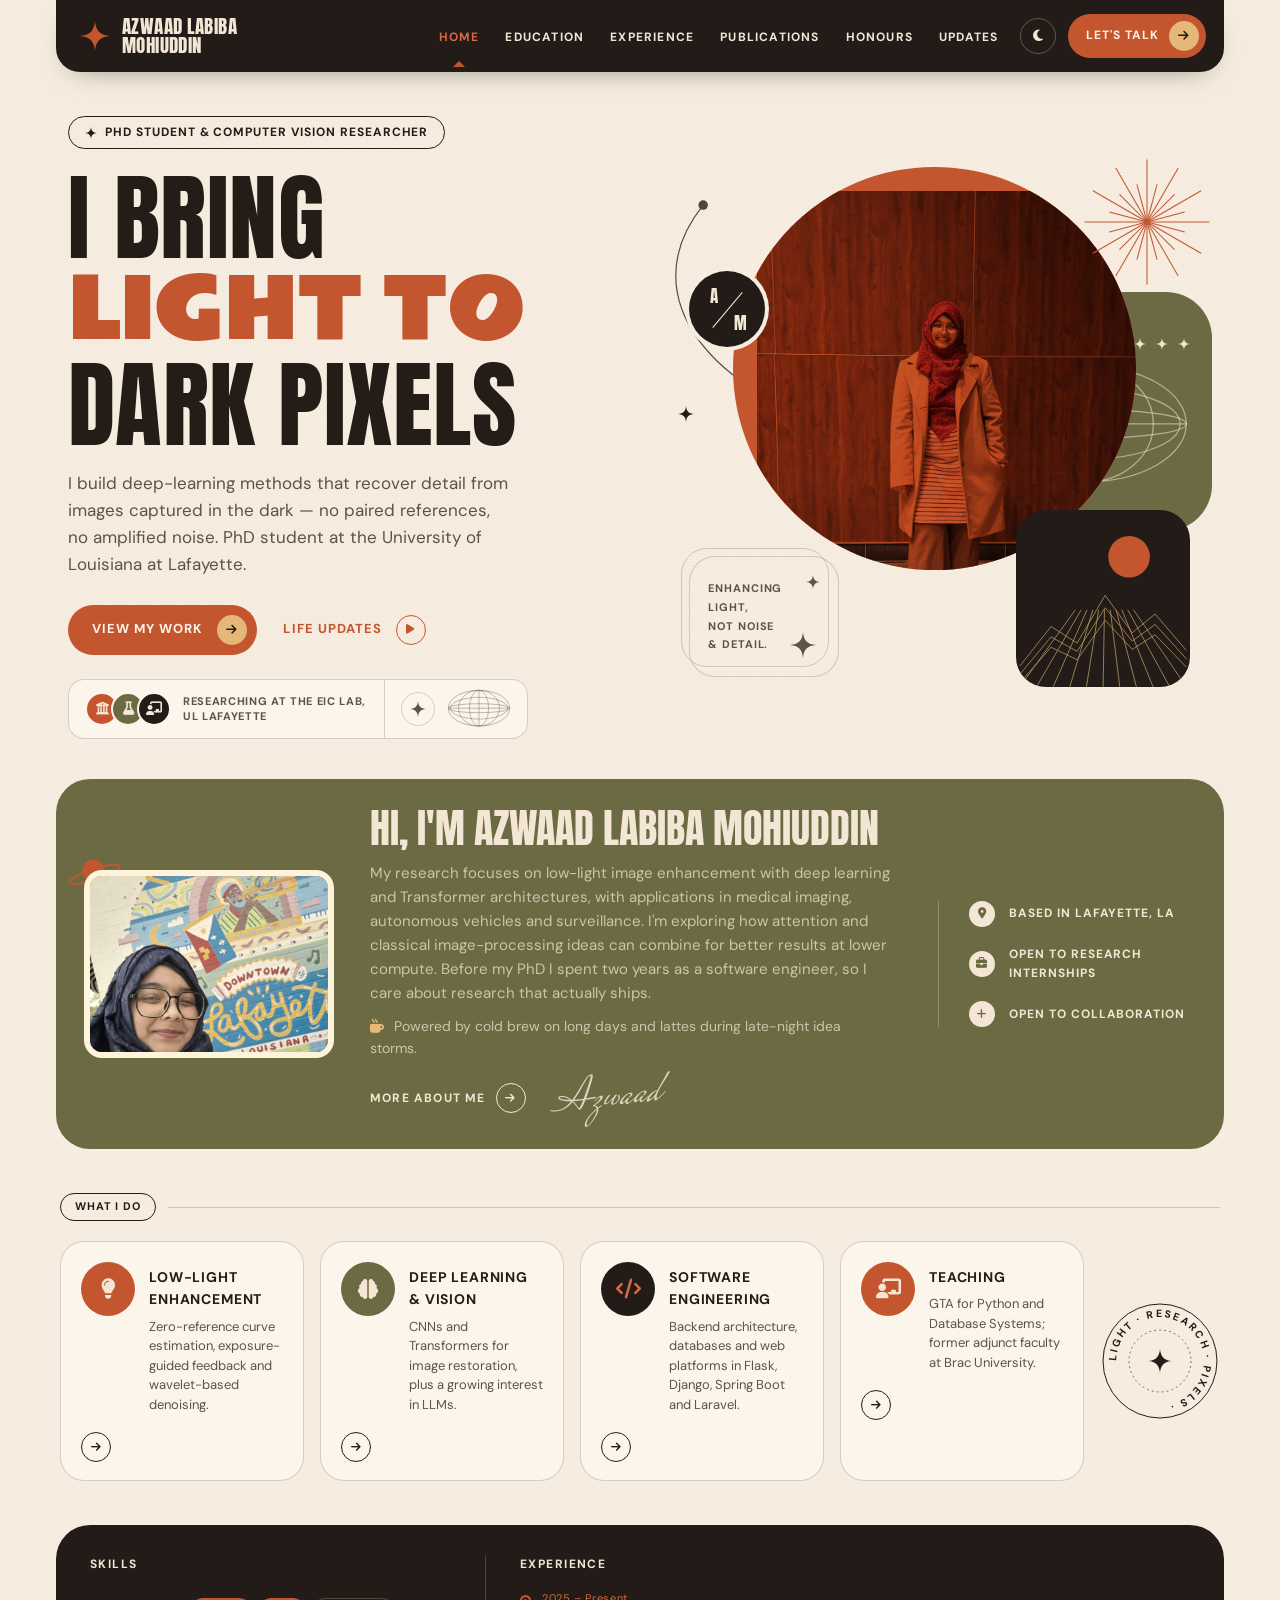
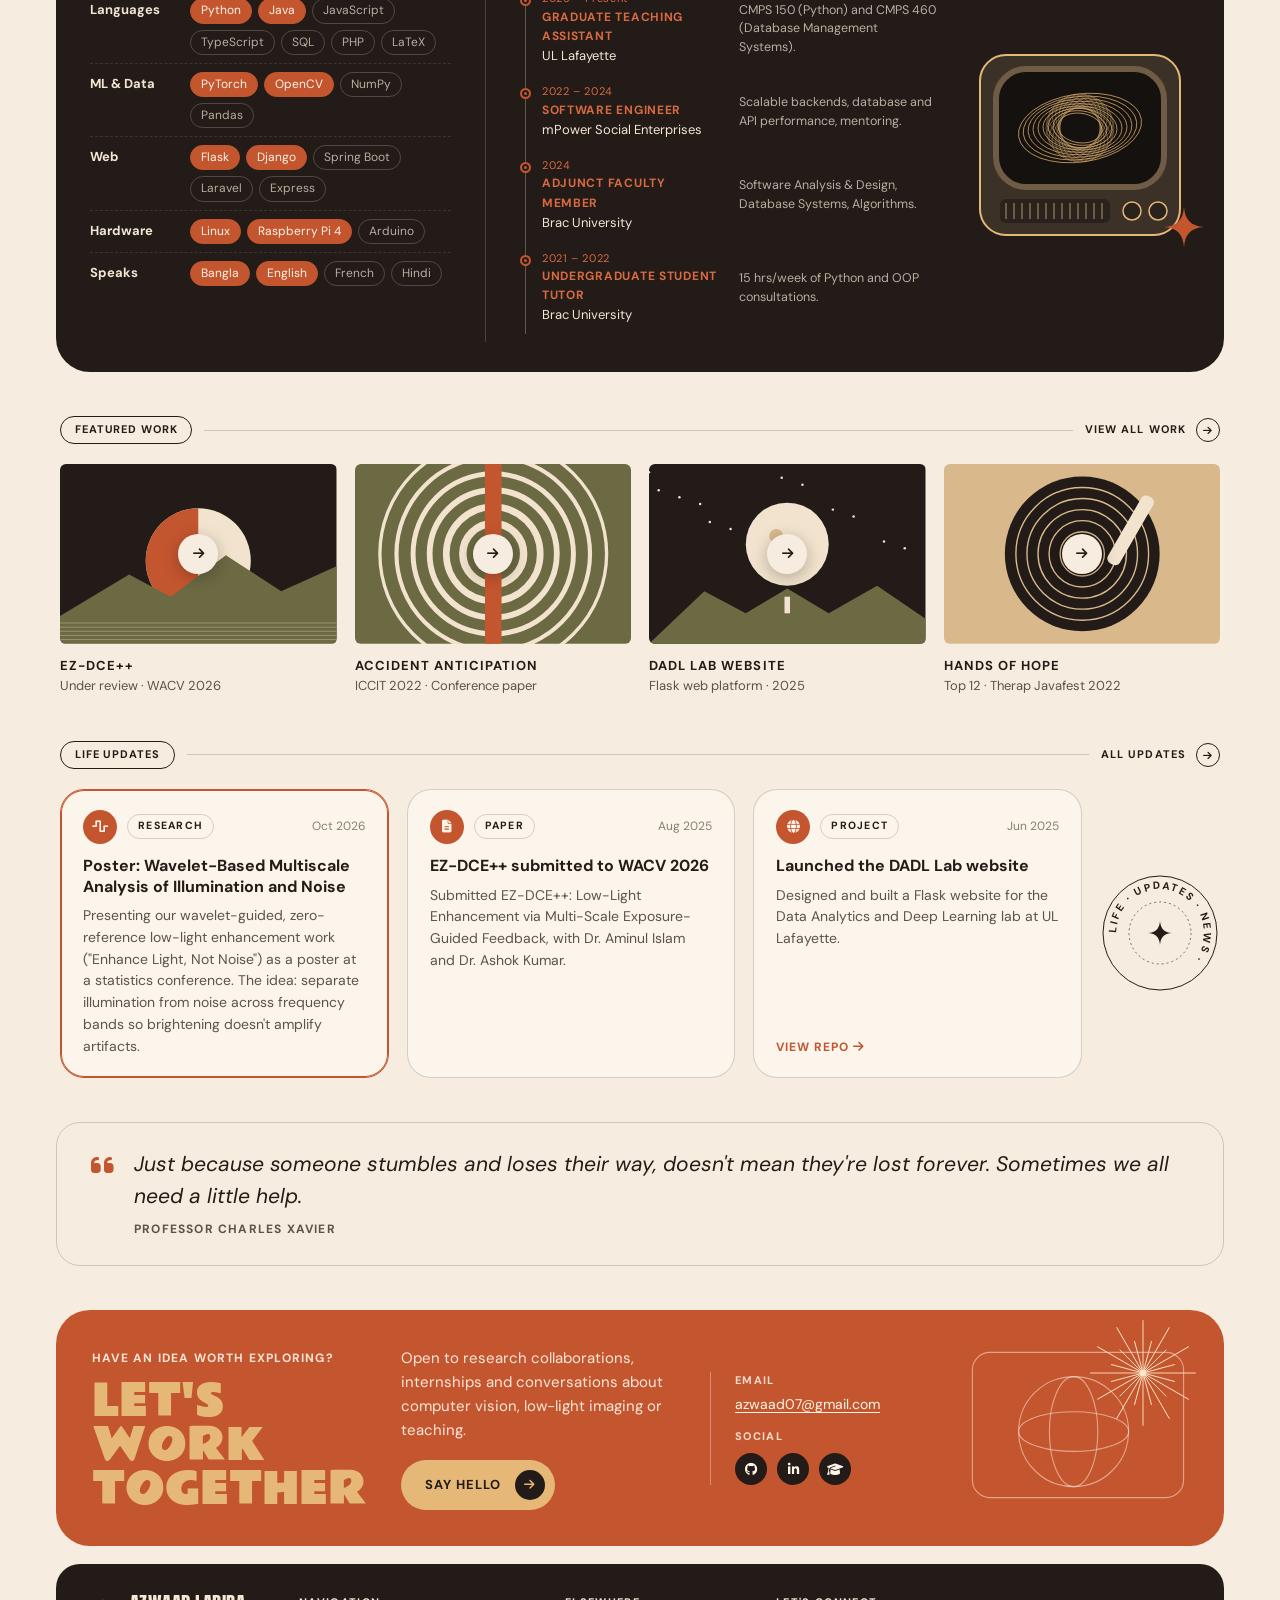
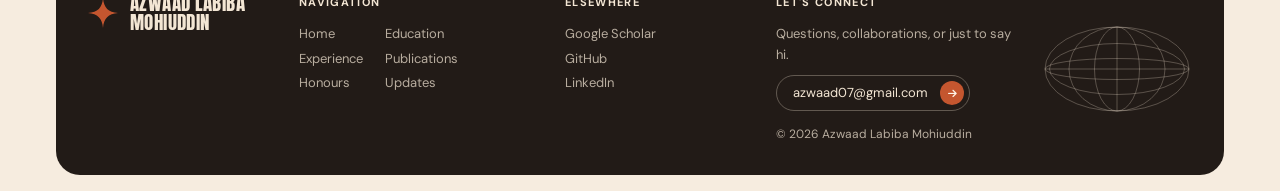
<file: docs/index.html>
<!DOCTYPE html>
<html lang="en">
<head>
  <meta charset="UTF-8">
  <meta name="viewport" content="width=device-width, initial-scale=1.0">
  <title>Azwaad Labiba Mohiuddin</title>
  <meta name="description" content="Azwaad Labiba Mohiuddin — PhD student in Computer Science at UL Lafayette researching zero-reference low-light image enhancement.">
  <script>
    (function () {
      try {
        var t = localStorage.getItem('theme');
        if (t) document.documentElement.setAttribute('data-theme', t);
      } catch (e) {}
    })();
  </script>
  <link rel="preconnect" href="https://fonts.googleapis.com">
  <link rel="preconnect" href="https://fonts.gstatic.com" crossorigin>
  <link href="https://fonts.googleapis.com/css2?family=Anton&family=DM+Sans:opsz,wght@9..40,400;9..40,500;9..40,700&family=Mrs+Saint+Delafield&family=Rammetto+One&display=swap" rel="stylesheet">
  <link rel="stylesheet" href="https://cdnjs.cloudflare.com/ajax/libs/font-awesome/6.4.0/css/all.min.css">
  <link rel="stylesheet" href="static/css/style.css">
</head>
<body>
  <div class="shell">

    <nav class="topbar">
      <a href="index.html" class="brand">
        <svg class="deco-star brand-star" width="30" height="30" viewBox="0 0 24 24" aria-hidden="true">
  <path d="M12 0 C12.6 7.8 16.2 11.4 24 12 C16.2 12.6 12.6 16.2 12 24 C11.4 16.2 7.8 12.6 0 12 C7.8 11.4 11.4 7.8 12 0Z" fill="currentColor"/>
</svg>
        <span class="brand-text">AZWAAD LABIBA<br>MOHIUDDIN</span>
      </a>

      <button class="nav-burger" id="nav-burger" aria-label="Open menu" aria-expanded="false">
        <span></span><span></span><span></span>
      </button>

      <div class="nav-menu" id="nav-menu">
        <ul class="nav-links">
          
          
          <li><a href="index.html" class="active">Home</a></li>
          
          <li><a href="education.html" class="">Education</a></li>
          
          <li><a href="experience.html" class="">Experience</a></li>
          
          <li><a href="publications.html" class="">Publications</a></li>
          
          <li><a href="achievements.html" class="">Honours</a></li>
          
          <li><a href="updates.html" class="">Updates</a></li>
          
        </ul>
        <div class="nav-actions">
          <button id="theme-toggle" class="theme-toggle" aria-label="Toggle dark mode">
            <i class="fas fa-moon"></i><i class="fas fa-sun"></i>
          </button>
          <a href="index.html#contact" class="btn btn-primary btn-sm">Let's talk <span class="circle-arrow"><i class="fas fa-arrow-right"></i></span></a>
        </div>
      </div>
    </nav>

    <main>
      

<!-- ============ HERO ============ -->
<section class="hero">
  <div class="hero-copy reveal">
    <span class="pill-label"><svg class="deco-star " width="12" height="12" viewBox="0 0 24 24" aria-hidden="true">
  <path d="M12 0 C12.6 7.8 16.2 11.4 24 12 C16.2 12.6 12.6 16.2 12 24 C11.4 16.2 7.8 12.6 0 12 C7.8 11.4 11.4 7.8 12 0Z" fill="currentColor"/>
</svg> PhD Student &amp; Computer Vision Researcher</span>
    <h1 class="hero-title">
      <span class="line">I bring</span>
      <span class="line accent">light to</span>
      <span class="line">dark pixels</span>
    </h1>
    <p class="hero-lede">
      I build deep-learning methods that recover detail from images captured in the dark —
      no paired references, no amplified noise. PhD student at the University of Louisiana at Lafayette.
    </p>
    <div class="hero-ctas">
      <a href="publications.html" class="btn btn-primary">View my work <span class="circle-arrow"><i class="fas fa-arrow-right"></i></span></a>
      <a href="updates.html" class="btn btn-ghost">Life updates <span class="circle-outline"><i class="fas fa-play"></i></span></a>
    </div>
    <div class="trust-strip">
      <div class="trust-left">
        <span class="trust-icons">
          <span class="ti"><i class="fas fa-university"></i></span>
          <span class="ti"><i class="fas fa-flask"></i></span>
          <span class="ti"><i class="fas fa-chalkboard-teacher"></i></span>
        </span>
        <span class="trust-text">Researching at the EIC Lab,<br>UL Lafayette</span>
      </div>
      <div class="trust-right">
        <span class="mini-badge"><svg class="deco-star " width="16" height="16" viewBox="0 0 24 24" aria-hidden="true">
  <path d="M12 0 C12.6 7.8 16.2 11.4 24 12 C16.2 12.6 12.6 16.2 12 24 C11.4 16.2 7.8 12.6 0 12 C7.8 11.4 11.4 7.8 12 0Z" fill="currentColor"/>
</svg></span>
        <svg class="deco-globe " width="64" height="38.4" viewBox="0 0 200 120" aria-hidden="true" fill="none" stroke="currentColor" stroke-width="1.2">
  <ellipse cx="100" cy="60" rx="96" ry="56"/>
  <ellipse cx="100" cy="60" rx="64" ry="56"/>
  <ellipse cx="100" cy="60" rx="30" ry="56"/>
  <line x1="100" y1="4" x2="100" y2="116"/>
  <ellipse cx="100" cy="60" rx="96" ry="14"/>
  <ellipse cx="100" cy="60" rx="90" ry="34"/>
  <line x1="4" y1="60" x2="196" y2="60"/>
</svg>
      </div>
    </div>
  </div>

  <div class="hero-art reveal" aria-hidden="false">
    <svg class="orbit" viewBox="0 0 400 300" aria-hidden="true"><path d="M60 40 C -20 140, 80 240, 200 270" fill="none" stroke="currentColor" stroke-width="1.2"/><circle cx="60" cy="40" r="5" fill="currentColor"/></svg>
    <div class="art-circle">
      <img src="static/uploads/azwaad-coat.jpeg" alt="Portrait of Azwaad Labiba Mohiuddin" class="art-photo">
    </div>
    <div class="monogram"><span>A</span><i></i><span>M</span></div>
    <svg class="deco-burst art-burst" width="130" height="130" viewBox="0 0 100 100" aria-hidden="true">
  <g stroke="currentColor" stroke-width="0.8">
    
    <line x1="50" y1="50" x2="98" y2="50" transform="rotate(0 50 50)"/>
    
    <line x1="50" y1="50" x2="80" y2="50" transform="rotate(15 50 50)"/>
    
    <line x1="50" y1="50" x2="98" y2="50" transform="rotate(30 50 50)"/>
    
    <line x1="50" y1="50" x2="80" y2="50" transform="rotate(45 50 50)"/>
    
    <line x1="50" y1="50" x2="98" y2="50" transform="rotate(60 50 50)"/>
    
    <line x1="50" y1="50" x2="80" y2="50" transform="rotate(75 50 50)"/>
    
    <line x1="50" y1="50" x2="98" y2="50" transform="rotate(90 50 50)"/>
    
    <line x1="50" y1="50" x2="80" y2="50" transform="rotate(105 50 50)"/>
    
    <line x1="50" y1="50" x2="98" y2="50" transform="rotate(120 50 50)"/>
    
    <line x1="50" y1="50" x2="80" y2="50" transform="rotate(135 50 50)"/>
    
    <line x1="50" y1="50" x2="98" y2="50" transform="rotate(150 50 50)"/>
    
    <line x1="50" y1="50" x2="80" y2="50" transform="rotate(165 50 50)"/>
    
    <line x1="50" y1="50" x2="98" y2="50" transform="rotate(180 50 50)"/>
    
    <line x1="50" y1="50" x2="80" y2="50" transform="rotate(195 50 50)"/>
    
    <line x1="50" y1="50" x2="98" y2="50" transform="rotate(210 50 50)"/>
    
    <line x1="50" y1="50" x2="80" y2="50" transform="rotate(225 50 50)"/>
    
    <line x1="50" y1="50" x2="98" y2="50" transform="rotate(240 50 50)"/>
    
    <line x1="50" y1="50" x2="80" y2="50" transform="rotate(255 50 50)"/>
    
    <line x1="50" y1="50" x2="98" y2="50" transform="rotate(270 50 50)"/>
    
    <line x1="50" y1="50" x2="80" y2="50" transform="rotate(285 50 50)"/>
    
    <line x1="50" y1="50" x2="98" y2="50" transform="rotate(300 50 50)"/>
    
    <line x1="50" y1="50" x2="80" y2="50" transform="rotate(315 50 50)"/>
    
    <line x1="50" y1="50" x2="98" y2="50" transform="rotate(330 50 50)"/>
    
    <line x1="50" y1="50" x2="80" y2="50" transform="rotate(345 50 50)"/>
    
  </g>
  <circle cx="50" cy="50" r="2.5" fill="currentColor"/>
</svg>
    <div class="art-olive">
      <div class="art-stars"><svg class="deco-star " width="12" height="12" viewBox="0 0 24 24" aria-hidden="true">
  <path d="M12 0 C12.6 7.8 16.2 11.4 24 12 C16.2 12.6 12.6 16.2 12 24 C11.4 16.2 7.8 12.6 0 12 C7.8 11.4 11.4 7.8 12 0Z" fill="currentColor"/>
</svg><svg class="deco-star " width="12" height="12" viewBox="0 0 24 24" aria-hidden="true">
  <path d="M12 0 C12.6 7.8 16.2 11.4 24 12 C16.2 12.6 12.6 16.2 12 24 C11.4 16.2 7.8 12.6 0 12 C7.8 11.4 11.4 7.8 12 0Z" fill="currentColor"/>
</svg><svg class="deco-star " width="12" height="12" viewBox="0 0 24 24" aria-hidden="true">
  <path d="M12 0 C12.6 7.8 16.2 11.4 24 12 C16.2 12.6 12.6 16.2 12 24 C11.4 16.2 7.8 12.6 0 12 C7.8 11.4 11.4 7.8 12 0Z" fill="currentColor"/>
</svg></div>
      <svg class="deco-globe art-globe" width="150" height="90.0" viewBox="0 0 200 120" aria-hidden="true" fill="none" stroke="currentColor" stroke-width="1.2">
  <ellipse cx="100" cy="60" rx="96" ry="56"/>
  <ellipse cx="100" cy="60" rx="64" ry="56"/>
  <ellipse cx="100" cy="60" rx="30" ry="56"/>
  <line x1="100" y1="4" x2="100" y2="116"/>
  <ellipse cx="100" cy="60" rx="96" ry="14"/>
  <ellipse cx="100" cy="60" rx="90" ry="34"/>
  <line x1="4" y1="60" x2="196" y2="60"/>
</svg>
    </div>
    <div class="art-dark">
      <svg viewBox="0 0 160 170" aria-hidden="true">
        <circle cx="105" cy="45" r="20" class="sun"/>
        <g class="grid" fill="none" stroke-width="0.8">
          <path d="M0 150 L30 112 L55 128 L82 82 L108 118 L130 100 L160 135"/>
          <path d="M0 158 L30 122 L55 136 L82 94 L108 126 L130 110 L160 143"/>
          <path d="M0 166 L30 132 L55 144 L82 106 L108 134 L130 120 L160 151"/>
          <line x1="0" y1="170" x2="53.3" y2="96"/><line x1="16" y1="170" x2="58.900000000000006" y2="96"/><line x1="32" y1="170" x2="64.5" y2="96"/><line x1="48" y1="170" x2="70.1" y2="96"/><line x1="64" y1="170" x2="75.7" y2="96"/><line x1="80" y1="170" x2="81.3" y2="96"/><line x1="96" y1="170" x2="86.9" y2="96"/><line x1="112" y1="170" x2="92.5" y2="96"/><line x1="128" y1="170" x2="98.1" y2="96"/><line x1="144" y1="170" x2="103.7" y2="96"/><line x1="160" y1="170" x2="109.3" y2="96"/>
        </g>
      </svg>
    </div>
    <div class="art-card">
      <p>Enhancing<br>light,<br>not noise<br>&amp; detail.</p>
      <svg class="deco-star ac-star-a" width="14" height="14" viewBox="0 0 24 24" aria-hidden="true">
  <path d="M12 0 C12.6 7.8 16.2 11.4 24 12 C16.2 12.6 12.6 16.2 12 24 C11.4 16.2 7.8 12.6 0 12 C7.8 11.4 11.4 7.8 12 0Z" fill="currentColor"/>
</svg><svg class="deco-star ac-star-b" width="26" height="26" viewBox="0 0 24 24" aria-hidden="true">
  <path d="M12 0 C12.6 7.8 16.2 11.4 24 12 C16.2 12.6 12.6 16.2 12 24 C11.4 16.2 7.8 12.6 0 12 C7.8 11.4 11.4 7.8 12 0Z" fill="currentColor"/>
</svg>
    </div>
    <svg class="deco-star hero-star-1" width="16" height="16" viewBox="0 0 24 24" aria-hidden="true">
  <path d="M12 0 C12.6 7.8 16.2 11.4 24 12 C16.2 12.6 12.6 16.2 12 24 C11.4 16.2 7.8 12.6 0 12 C7.8 11.4 11.4 7.8 12 0Z" fill="currentColor"/>
</svg>
  </div>
</section>

<!-- ============ ABOUT BAND ============ -->
<section class="about-band reveal">
  <div class="about-photo">
    <svg class="planet" viewBox="0 0 60 40" aria-hidden="true"><ellipse cx="30" cy="22" rx="28" ry="6" fill="none" stroke="currentColor" stroke-width="2"/><circle cx="30" cy="18" r="12" fill="currentColor"/></svg>
    <img src="static/uploads/azwaad-downtown.jpeg" alt="Azwaad Labiba Mohiuddin">
  </div>
  <div class="about-text">
    <h2 class="band-title">Hi, I'm Azwaad Labiba Mohiuddin</h2>
    <p>
      My research focuses on low-light image enhancement with deep learning and Transformer architectures,
      with applications in medical imaging, autonomous vehicles and surveillance. I'm exploring how attention
      and classical image-processing ideas can combine for better results at lower compute. Before my PhD
      I spent two years as a software engineer, so I care about research that actually ships.
    </p>
    <p class="about-aside"><i class="fas fa-mug-hot"></i> Powered by cold brew on long days and lattes during late-night idea storms.</p>
    <div class="about-foot">
      <a href="education.html" class="link-arrow">More about me <span class="circle-outline light"><i class="fas fa-arrow-right"></i></span></a>
      <span class="signature">Azwaad</span>
    </div>
  </div>
  <ul class="about-facts">
    <li><span class="fact-ico"><i class="fas fa-location-dot"></i></span> Based in Lafayette, LA</li>
    <li><span class="fact-ico"><i class="fas fa-briefcase"></i></span> Open to research internships</li>
    <li><span class="fact-ico"><i class="fas fa-plus"></i></span> Open to collaboration</li>
  </ul>
</section>

<!-- ============ WHAT I DO ============ -->
<section class="block">
  <div class="section-label">
  <span class="pill-label pill-sm">What I do</span>
  <span class="label-rule"></span>
  
</div>
  <div class="services">
    <article class="service-card reveal">
      <span class="svc-ico terracotta"><i class="fas fa-lightbulb"></i></span>
      <div><h3>Low-Light Enhancement</h3><p>Zero-reference curve estimation, exposure-guided feedback and wavelet-based denoising.</p></div>
      <a href="publications.html" class="circle-outline" aria-label="Publications"><i class="fas fa-arrow-right"></i></a>
    </article>
    <article class="service-card reveal">
      <span class="svc-ico olive"><i class="fas fa-brain"></i></span>
      <div><h3>Deep Learning &amp; Vision</h3><p>CNNs and Transformers for image restoration, plus a growing interest in LLMs.</p></div>
      <a href="publications.html" class="circle-outline" aria-label="Publications"><i class="fas fa-arrow-right"></i></a>
    </article>
    <article class="service-card reveal">
      <span class="svc-ico dark"><i class="fas fa-code"></i></span>
      <div><h3>Software Engineering</h3><p>Backend architecture, databases and web platforms in Flask, Django, Spring Boot and Laravel.</p></div>
      <a href="experience.html" class="circle-outline" aria-label="Experience"><i class="fas fa-arrow-right"></i></a>
    </article>
    <article class="service-card reveal">
      <span class="svc-ico terracotta"><i class="fas fa-chalkboard-teacher"></i></span>
      <div><h3>Teaching</h3><p>GTA for Python and Database Systems; former adjunct faculty at Brac University.</p></div>
      <a href="experience.html" class="circle-outline" aria-label="Experience"><i class="fas fa-arrow-right"></i></a>
    </article>
    <div class="stamp stamp-services" aria-hidden="true">
  <svg viewBox="0 0 120 120">
    <defs><path id="stamp-lightresearchpixels" d="M60,60 m-44,0 a44,44 0 1,1 88,0 a44,44 0 1,1 -88,0"/></defs>
    <circle cx="60" cy="60" r="57" fill="none" stroke="currentColor" stroke-width="1"/>
    <circle cx="60" cy="60" r="31" fill="none" stroke="currentColor" stroke-width="0.6" stroke-dasharray="2 3"/>
    <text><textPath href="#stamp-lightresearchpixels" startOffset="0">LIGHT · RESEARCH · PIXELS · </textPath></text>
    <path transform="translate(48 48)" d="M12 0 C12.6 7.8 16.2 11.4 24 12 C16.2 12.6 12.6 16.2 12 24 C11.4 16.2 7.8 12.6 0 12 C7.8 11.4 11.4 7.8 12 0Z" fill="currentColor"/>
  </svg>
</div>
  </div>
</section>

<!-- ============ SKILLS + EXPERIENCE PANEL ============ -->
<section class="dark-panel reveal">
  <div class="panel-skills">
    <h3 class="panel-title">Skills</h3>
    <div class="skill-row"><span class="skill-name">Languages</span><span class="chips"><span>Python</span><span>Java</span><span>JavaScript</span><span>TypeScript</span><span>SQL</span><span>PHP</span><span>LaTeX</span></span></div>
    <div class="skill-row"><span class="skill-name">ML &amp; Data</span><span class="chips"><span>PyTorch</span><span>OpenCV</span><span>NumPy</span><span>Pandas</span></span></div>
    <div class="skill-row"><span class="skill-name">Web</span><span class="chips"><span>Flask</span><span>Django</span><span>Spring Boot</span><span>Laravel</span><span>Express</span></span></div>
    <div class="skill-row"><span class="skill-name">Hardware</span><span class="chips"><span>Linux</span><span>Raspberry Pi 4</span><span>Arduino</span></span></div>
    <div class="skill-row"><span class="skill-name">Speaks</span><span class="chips"><span>Bangla</span><span>English</span><span>French</span><span>Hindi</span></span></div>
  </div>

  <div class="panel-exp">
    <h3 class="panel-title">Experience</h3>
    <ol class="timeline">
      <li><span class="tl-date">2025 – Present</span><span class="tl-role">Graduate Teaching Assistant</span><span class="tl-org">UL Lafayette</span><span class="tl-desc">CMPS 150 (Python) and CMPS 460 (Database Management Systems).</span></li>
      <li><span class="tl-date">2022 – 2024</span><span class="tl-role">Software Engineer</span><span class="tl-org">mPower Social Enterprises</span><span class="tl-desc">Scalable backends, database and API performance, mentoring.</span></li>
      <li><span class="tl-date">2024</span><span class="tl-role">Adjunct Faculty Member</span><span class="tl-org">Brac University</span><span class="tl-desc">Software Analysis &amp; Design, Database Systems, Algorithms.</span></li>
      <li><span class="tl-date">2021 – 2022</span><span class="tl-role">Undergraduate Student Tutor</span><span class="tl-org">Brac University</span><span class="tl-desc">15 hrs/week of Python and OOP consultations.</span></li>
    </ol>
  </div>

  <div class="panel-tv" aria-hidden="true">
    <svg viewBox="0 0 220 200">
      <rect x="10" y="10" width="200" height="180" rx="26" class="tv-body"/>
      <rect x="26" y="24" width="168" height="118" rx="30" class="tv-screen"/>
      <g class="tv-torus" fill="none" stroke-width="0.7">
        <ellipse cx="110" cy="83" rx="62" ry="34.0" transform="rotate(-8 110 83)"/><ellipse cx="110" cy="83" rx="57" ry="31.6" transform="rotate(-6 110 83)"/><ellipse cx="110" cy="83" rx="52" ry="29.2" transform="rotate(-4 110 83)"/><ellipse cx="110" cy="83" rx="47" ry="26.8" transform="rotate(-2 110 83)"/><ellipse cx="110" cy="83" rx="42" ry="24.4" transform="rotate(0 110 83)"/><ellipse cx="110" cy="83" rx="37" ry="22.0" transform="rotate(2 110 83)"/><ellipse cx="110" cy="83" rx="32" ry="19.6" transform="rotate(4 110 83)"/><ellipse cx="110" cy="83" rx="27" ry="17.2" transform="rotate(6 110 83)"/><ellipse cx="110" cy="83" rx="22" ry="14.8" transform="rotate(8 110 83)"/>
        <ellipse cx="110" cy="83" rx="20" ry="34" transform="rotate(0 110 83) translate(0 0)" opacity="0.5"/><ellipse cx="110" cy="83" rx="20" ry="34" transform="rotate(15 110 83) translate(0 0)" opacity="0.5"/><ellipse cx="110" cy="83" rx="20" ry="34" transform="rotate(30 110 83) translate(0 0)" opacity="0.5"/><ellipse cx="110" cy="83" rx="20" ry="34" transform="rotate(45 110 83) translate(0 0)" opacity="0.5"/><ellipse cx="110" cy="83" rx="20" ry="34" transform="rotate(60 110 83) translate(0 0)" opacity="0.5"/><ellipse cx="110" cy="83" rx="20" ry="34" transform="rotate(75 110 83) translate(0 0)" opacity="0.5"/><ellipse cx="110" cy="83" rx="20" ry="34" transform="rotate(90 110 83) translate(0 0)" opacity="0.5"/><ellipse cx="110" cy="83" rx="20" ry="34" transform="rotate(105 110 83) translate(0 0)" opacity="0.5"/><ellipse cx="110" cy="83" rx="20" ry="34" transform="rotate(120 110 83) translate(0 0)" opacity="0.5"/><ellipse cx="110" cy="83" rx="20" ry="34" transform="rotate(135 110 83) translate(0 0)" opacity="0.5"/><ellipse cx="110" cy="83" rx="20" ry="34" transform="rotate(150 110 83) translate(0 0)" opacity="0.5"/><ellipse cx="110" cy="83" rx="20" ry="34" transform="rotate(165 110 83) translate(0 0)" opacity="0.5"/>
      </g>
      <rect x="30" y="154" width="110" height="24" rx="6" class="tv-grille"/>
      <line x1="36" y1="158" x2="36" y2="174" class="tv-line"/><line x1="44" y1="158" x2="44" y2="174" class="tv-line"/><line x1="52" y1="158" x2="52" y2="174" class="tv-line"/><line x1="60" y1="158" x2="60" y2="174" class="tv-line"/><line x1="68" y1="158" x2="68" y2="174" class="tv-line"/><line x1="76" y1="158" x2="76" y2="174" class="tv-line"/><line x1="84" y1="158" x2="84" y2="174" class="tv-line"/><line x1="92" y1="158" x2="92" y2="174" class="tv-line"/><line x1="100" y1="158" x2="100" y2="174" class="tv-line"/><line x1="108" y1="158" x2="108" y2="174" class="tv-line"/><line x1="116" y1="158" x2="116" y2="174" class="tv-line"/><line x1="124" y1="158" x2="124" y2="174" class="tv-line"/><line x1="132" y1="158" x2="132" y2="174" class="tv-line"/>
      <circle cx="162" cy="166" r="9" class="tv-knob"/><circle cx="188" cy="166" r="9" class="tv-knob"/>
    </svg>
    <svg class="deco-star tv-star" width="40" height="40" viewBox="0 0 24 24" aria-hidden="true">
  <path d="M12 0 C12.6 7.8 16.2 11.4 24 12 C16.2 12.6 12.6 16.2 12 24 C11.4 16.2 7.8 12.6 0 12 C7.8 11.4 11.4 7.8 12 0Z" fill="currentColor"/>
</svg>
  </div>
</section>

<!-- ============ FEATURED WORK ============ -->
<section class="block">
  <div class="section-label">
  <span class="pill-label pill-sm">Featured work</span>
  <span class="label-rule"></span>
  <a href="publications.html" class="label-link">View all work <span class="circle-arrow sm"><i class="fas fa-arrow-right"></i></span></a>
</div>
  <div class="work-grid">
    <a class="work-card reveal" href="publications.html">
      <div class="work-thumb t1">
        <svg viewBox="0 0 200 130" preserveAspectRatio="xMidYMid slice" aria-hidden="true">
          <rect width="200" height="130" class="bg-dark"/>
          <circle cx="100" cy="70" r="38" class="fill-cream"/>
          <path d="M100 32 A38 38 0 0 0 100 108 Z" class="fill-terracotta"/>
          <path d="M0 110 L50 80 L80 96 L120 66 L160 92 L200 74 L200 130 L0 130Z" class="fill-olive"/>
          <line x1="0" y1="115" x2="200" y2="115" class="ln-cream"/><line x1="0" y1="118" x2="200" y2="118" class="ln-cream"/><line x1="0" y1="121" x2="200" y2="121" class="ln-cream"/><line x1="0" y1="124" x2="200" y2="124" class="ln-cream"/><line x1="0" y1="127" x2="200" y2="127" class="ln-cream"/><line x1="0" y1="130" x2="200" y2="130" class="ln-cream"/>
        </svg>
        <span class="play"><i class="fas fa-arrow-right"></i></span>
      </div>
      <h3>EZ-DCE++</h3><p>Under review · WACV 2026</p>
    </a>
    <a class="work-card reveal" href="publications.html">
      <div class="work-thumb t2">
        <svg viewBox="0 0 200 130" preserveAspectRatio="xMidYMid slice" aria-hidden="true">
          <rect width="200" height="130" class="bg-olive"/>
          <circle cx="100" cy="65" r="10" fill="none" class="st-cream" stroke-width="6.0"/><circle cx="100" cy="65" r="22" fill="none" class="st-cream" stroke-width="5.4"/><circle cx="100" cy="65" r="34" fill="none" class="st-cream" stroke-width="4.8"/><circle cx="100" cy="65" r="46" fill="none" class="st-cream" stroke-width="4.2"/><circle cx="100" cy="65" r="58" fill="none" class="st-cream" stroke-width="3.6"/><circle cx="100" cy="65" r="70" fill="none" class="st-cream" stroke-width="3.0"/><circle cx="100" cy="65" r="82" fill="none" class="st-cream" stroke-width="2.4000000000000004"/>
          <rect x="94" y="0" width="12" height="130" class="fill-terracotta"/>
        </svg>
        <span class="play"><i class="fas fa-arrow-right"></i></span>
      </div>
      <h3>Accident Anticipation</h3><p>ICCIT 2022 · Conference paper</p>
    </a>
    <a class="work-card reveal" href="https://github.com/AzwaadLabiba/dadl_site" target="_blank" rel="noopener">
      <div class="work-thumb t3">
        <svg viewBox="0 0 200 130" preserveAspectRatio="xMidYMid slice" aria-hidden="true">
          <rect width="200" height="130" class="bg-dark"/>
          <circle cx="0" cy="6" r="0.9" class="fill-cream"/><circle cx="37" cy="29" r="0.9" class="fill-cream"/><circle cx="74" cy="52" r="0.9" class="fill-cream"/><circle cx="111" cy="15" r="0.9" class="fill-cream"/><circle cx="148" cy="38" r="0.9" class="fill-cream"/><circle cx="185" cy="61" r="0.9" class="fill-cream"/><circle cx="22" cy="24" r="0.9" class="fill-cream"/><circle cx="59" cy="47" r="0.9" class="fill-cream"/><circle cx="96" cy="10" r="0.9" class="fill-cream"/><circle cx="133" cy="33" r="0.9" class="fill-cream"/><circle cx="170" cy="56" r="0.9" class="fill-cream"/><circle cx="7" cy="19" r="0.9" class="fill-cream"/><circle cx="44" cy="42" r="0.9" class="fill-cream"/><circle cx="81" cy="65" r="0.9" class="fill-cream"/>
          <circle cx="100" cy="58" r="30" class="fill-cream"/>
          <circle cx="92" cy="52" r="5" class="fill-sand"/><circle cx="110" cy="66" r="3.5" class="fill-sand"/>
          <path d="M0 130 L40 92 L70 108 L100 90 L130 108 L165 88 L200 112 L200 130Z" class="fill-olive"/>
          <rect x="98" y="96" width="4" height="12" class="fill-cream"/>
        </svg>
        <span class="play"><i class="fas fa-arrow-right"></i></span>
      </div>
      <h3>DADL Lab Website</h3><p>Flask web platform · 2025</p>
    </a>
    <a class="work-card reveal" href="https://github.com/AzwaadLabiba/HandsOfHope" target="_blank" rel="noopener">
      <div class="work-thumb t4">
        <svg viewBox="0 0 200 130" preserveAspectRatio="xMidYMid slice" aria-hidden="true">
          <rect width="200" height="130" class="bg-sand"/>
          <circle cx="100" cy="65" r="56" class="fill-dark"/>
          <circle cx="100" cy="65" r="48" fill="none" class="st-sand" stroke-width="1"/><circle cx="100" cy="65" r="40" fill="none" class="st-sand" stroke-width="1"/><circle cx="100" cy="65" r="32" fill="none" class="st-sand" stroke-width="1"/><circle cx="100" cy="65" r="24" fill="none" class="st-sand" stroke-width="1"/><circle cx="100" cy="65" r="16" fill="none" class="st-sand" stroke-width="1"/>
          <circle cx="100" cy="65" r="10" class="fill-terracotta"/>
          <rect x="130" y="20" width="10" height="56" rx="4" transform="rotate(30 135 48)" class="fill-cream"/>
        </svg>
        <span class="play"><i class="fas fa-arrow-right"></i></span>
      </div>
      <h3>Hands of Hope</h3><p>Top 12 · Therap Javafest 2022</p>
    </a>
  </div>
</section>

<!-- ============ LIFE UPDATES (latest) ============ -->
<section class="block">
  <div class="section-label">
  <span class="pill-label pill-sm">Life updates</span>
  <span class="label-rule"></span>
  <a href="updates.html" class="label-link">All updates <span class="circle-arrow sm"><i class="fas fa-arrow-right"></i></span></a>
</div>
  <div class="updates-row">
    
    <article class="update-card reveal is-highlight">
      <div class="uc-top">
        <span class="uc-icon"><i class="fas fa-wave-square"></i></span>
        <span class="uc-tag">Research</span>
        <span class="uc-date">Oct 2026</span>
      </div>
      <h3>Poster: Wavelet-Based Multiscale Analysis of Illumination and Noise</h3>
      <p>Presenting our wavelet-guided, zero-reference low-light enhancement work (&#34;Enhance Light, Not Noise&#34;) as a poster at a statistics conference. The idea: separate illumination from noise across frequency bands so brightening doesn&#39;t amplify artifacts.</p>
      
    </article>
    
    <article class="update-card reveal ">
      <div class="uc-top">
        <span class="uc-icon"><i class="fas fa-file-lines"></i></span>
        <span class="uc-tag">Paper</span>
        <span class="uc-date">Aug 2025</span>
      </div>
      <h3>EZ-DCE++ submitted to WACV 2026</h3>
      <p>Submitted EZ-DCE++: Low-Light Enhancement via Multi-Scale Exposure-Guided Feedback, with Dr. Aminul Islam and Dr. Ashok Kumar.</p>
      
    </article>
    
    <article class="update-card reveal ">
      <div class="uc-top">
        <span class="uc-icon"><i class="fas fa-globe"></i></span>
        <span class="uc-tag">Project</span>
        <span class="uc-date">Jun 2025</span>
      </div>
      <h3>Launched the DADL Lab website</h3>
      <p>Designed and built a Flask website for the Data Analytics and Deep Learning lab at UL Lafayette.</p>
      <a class="uc-link" href="https://github.com/AzwaadLabiba/dadl_site" target="_blank" rel="noopener">View repo <i class="fas fa-arrow-right"></i></a>
    </article>
    
    <div class="stamp stamp-updates" aria-hidden="true">
  <svg viewBox="0 0 120 120">
    <defs><path id="stamp-lifeupdatesnews" d="M60,60 m-44,0 a44,44 0 1,1 88,0 a44,44 0 1,1 -88,0"/></defs>
    <circle cx="60" cy="60" r="57" fill="none" stroke="currentColor" stroke-width="1"/>
    <circle cx="60" cy="60" r="31" fill="none" stroke="currentColor" stroke-width="0.6" stroke-dasharray="2 3"/>
    <text><textPath href="#stamp-lifeupdatesnews" startOffset="0">LIFE · UPDATES · NEWS · </textPath></text>
    <path transform="translate(48 48)" d="M12 0 C12.6 7.8 16.2 11.4 24 12 C16.2 12.6 12.6 16.2 12 24 C11.4 16.2 7.8 12.6 0 12 C7.8 11.4 11.4 7.8 12 0Z" fill="currentColor"/>
  </svg>
</div>
  </div>
</section>

<!-- ============ QUOTE ============ -->
<section class="quote-strip reveal">
  <i class="fas fa-quote-left"></i>
  <blockquote>Just because someone stumbles and loses their way, doesn't mean they're lost forever. Sometimes we all need a little help.</blockquote>
  <cite>Professor Charles Xavier</cite>
</section>

<!-- ============ CTA ============ -->
<section class="cta-band reveal" id="contact">
  <div class="cta-left">
    <span class="cta-kicker">Have an idea worth exploring?</span>
    <h2 class="cta-title">Let's work<br>together</h2>
  </div>
  <div class="cta-mid">
    <p>Open to research collaborations, internships and conversations about computer vision, low-light imaging or teaching.</p>
    <a href="mailto:azwaad07@gmail.com" class="btn btn-sand">Say hello <span class="circle-arrow dark"><i class="fas fa-arrow-right"></i></span></a>
  </div>
  <div class="cta-right">
    <span class="cta-label">Email</span>
    <a href="mailto:azwaad07@gmail.com">azwaad07@gmail.com</a>
    <span class="cta-label">Social</span>
    <div class="cta-social">
      <a href="https://github.com/AzwaadLabiba" target="_blank" rel="noopener" aria-label="GitHub"><i class="fab fa-github"></i></a>
      <a href="https://www.linkedin.com/in/azwaadlabiba/" target="_blank" rel="noopener" aria-label="LinkedIn"><i class="fab fa-linkedin-in"></i></a>
      <a href="https://scholar.google.com/citations?user=o170Q9AAAAAJ&hl=en" target="_blank" rel="noopener" aria-label="Google Scholar"><i class="fas fa-graduation-cap"></i></a>
    </div>
  </div>
  <div class="cta-art" aria-hidden="true">
    <svg viewBox="0 0 200 140"><rect x="4" y="4" width="192" height="132" rx="16" fill="none" stroke="currentColor"/><circle cx="96" cy="76" r="50" fill="none" stroke="currentColor"/><ellipse cx="96" cy="76" rx="50" ry="18" fill="none" stroke="currentColor"/><ellipse cx="96" cy="76" rx="22" ry="50" fill="none" stroke="currentColor"/></svg>
    <svg class="deco-burst cta-burst" width="110" height="110" viewBox="0 0 100 100" aria-hidden="true">
  <g stroke="currentColor" stroke-width="0.8">
    
    <line x1="50" y1="50" x2="98" y2="50" transform="rotate(0 50 50)"/>
    
    <line x1="50" y1="50" x2="80" y2="50" transform="rotate(15 50 50)"/>
    
    <line x1="50" y1="50" x2="98" y2="50" transform="rotate(30 50 50)"/>
    
    <line x1="50" y1="50" x2="80" y2="50" transform="rotate(45 50 50)"/>
    
    <line x1="50" y1="50" x2="98" y2="50" transform="rotate(60 50 50)"/>
    
    <line x1="50" y1="50" x2="80" y2="50" transform="rotate(75 50 50)"/>
    
    <line x1="50" y1="50" x2="98" y2="50" transform="rotate(90 50 50)"/>
    
    <line x1="50" y1="50" x2="80" y2="50" transform="rotate(105 50 50)"/>
    
    <line x1="50" y1="50" x2="98" y2="50" transform="rotate(120 50 50)"/>
    
    <line x1="50" y1="50" x2="80" y2="50" transform="rotate(135 50 50)"/>
    
    <line x1="50" y1="50" x2="98" y2="50" transform="rotate(150 50 50)"/>
    
    <line x1="50" y1="50" x2="80" y2="50" transform="rotate(165 50 50)"/>
    
    <line x1="50" y1="50" x2="98" y2="50" transform="rotate(180 50 50)"/>
    
    <line x1="50" y1="50" x2="80" y2="50" transform="rotate(195 50 50)"/>
    
    <line x1="50" y1="50" x2="98" y2="50" transform="rotate(210 50 50)"/>
    
    <line x1="50" y1="50" x2="80" y2="50" transform="rotate(225 50 50)"/>
    
    <line x1="50" y1="50" x2="98" y2="50" transform="rotate(240 50 50)"/>
    
    <line x1="50" y1="50" x2="80" y2="50" transform="rotate(255 50 50)"/>
    
    <line x1="50" y1="50" x2="98" y2="50" transform="rotate(270 50 50)"/>
    
    <line x1="50" y1="50" x2="80" y2="50" transform="rotate(285 50 50)"/>
    
    <line x1="50" y1="50" x2="98" y2="50" transform="rotate(300 50 50)"/>
    
    <line x1="50" y1="50" x2="80" y2="50" transform="rotate(315 50 50)"/>
    
    <line x1="50" y1="50" x2="98" y2="50" transform="rotate(330 50 50)"/>
    
    <line x1="50" y1="50" x2="80" y2="50" transform="rotate(345 50 50)"/>
    
  </g>
  <circle cx="50" cy="50" r="2.5" fill="currentColor"/>
</svg>
  </div>
</section>


    </main>

    <footer class="footer">
      <div class="footer-brand">
        <svg class="deco-star brand-star" width="30" height="30" viewBox="0 0 24 24" aria-hidden="true">
  <path d="M12 0 C12.6 7.8 16.2 11.4 24 12 C16.2 12.6 12.6 16.2 12 24 C11.4 16.2 7.8 12.6 0 12 C7.8 11.4 11.4 7.8 12 0Z" fill="currentColor"/>
</svg>
        <span class="brand-text">AZWAAD LABIBA<br>MOHIUDDIN</span>
      </div>
      <div class="footer-col">
        <h4>Navigation</h4>
        <div class="footer-links">
          <a href="index.html">Home</a>
          <a href="education.html">Education</a>
          <a href="experience.html">Experience</a>
          <a href="publications.html">Publications</a>
          <a href="achievements.html">Honours</a>
          <a href="updates.html">Updates</a>
        </div>
      </div>
      <div class="footer-col">
        <h4>Elsewhere</h4>
        <div class="footer-links single">
          <a href="https://scholar.google.com/citations?user=o170Q9AAAAAJ&hl=en" target="_blank" rel="noopener">Google Scholar</a>
          <a href="https://github.com/AzwaadLabiba" target="_blank" rel="noopener">GitHub</a>
          <a href="https://www.linkedin.com/in/azwaadlabiba/" target="_blank" rel="noopener">LinkedIn</a>
        </div>
      </div>
      <div class="footer-col">
        <h4>Let's connect</h4>
        <p class="footer-note">Questions, collaborations, or just to say hi.</p>
        <a class="footer-mail" href="mailto:azwaad07@gmail.com">azwaad07@gmail.com <span class="circle-arrow"><i class="fas fa-arrow-right"></i></span></a>
        <p class="footer-copy">&copy; 2026 Azwaad Labiba Mohiuddin</p>
      </div>
      <svg class="deco-globe footer-globe" width="150" height="90.0" viewBox="0 0 200 120" aria-hidden="true" fill="none" stroke="currentColor" stroke-width="1.2">
  <ellipse cx="100" cy="60" rx="96" ry="56"/>
  <ellipse cx="100" cy="60" rx="64" ry="56"/>
  <ellipse cx="100" cy="60" rx="30" ry="56"/>
  <line x1="100" y1="4" x2="100" y2="116"/>
  <ellipse cx="100" cy="60" rx="96" ry="14"/>
  <ellipse cx="100" cy="60" rx="90" ry="34"/>
  <line x1="4" y1="60" x2="196" y2="60"/>
</svg>
    </footer>

  </div>
  <script src="static/js/script.js"></script>
</body>
</html>
</file>
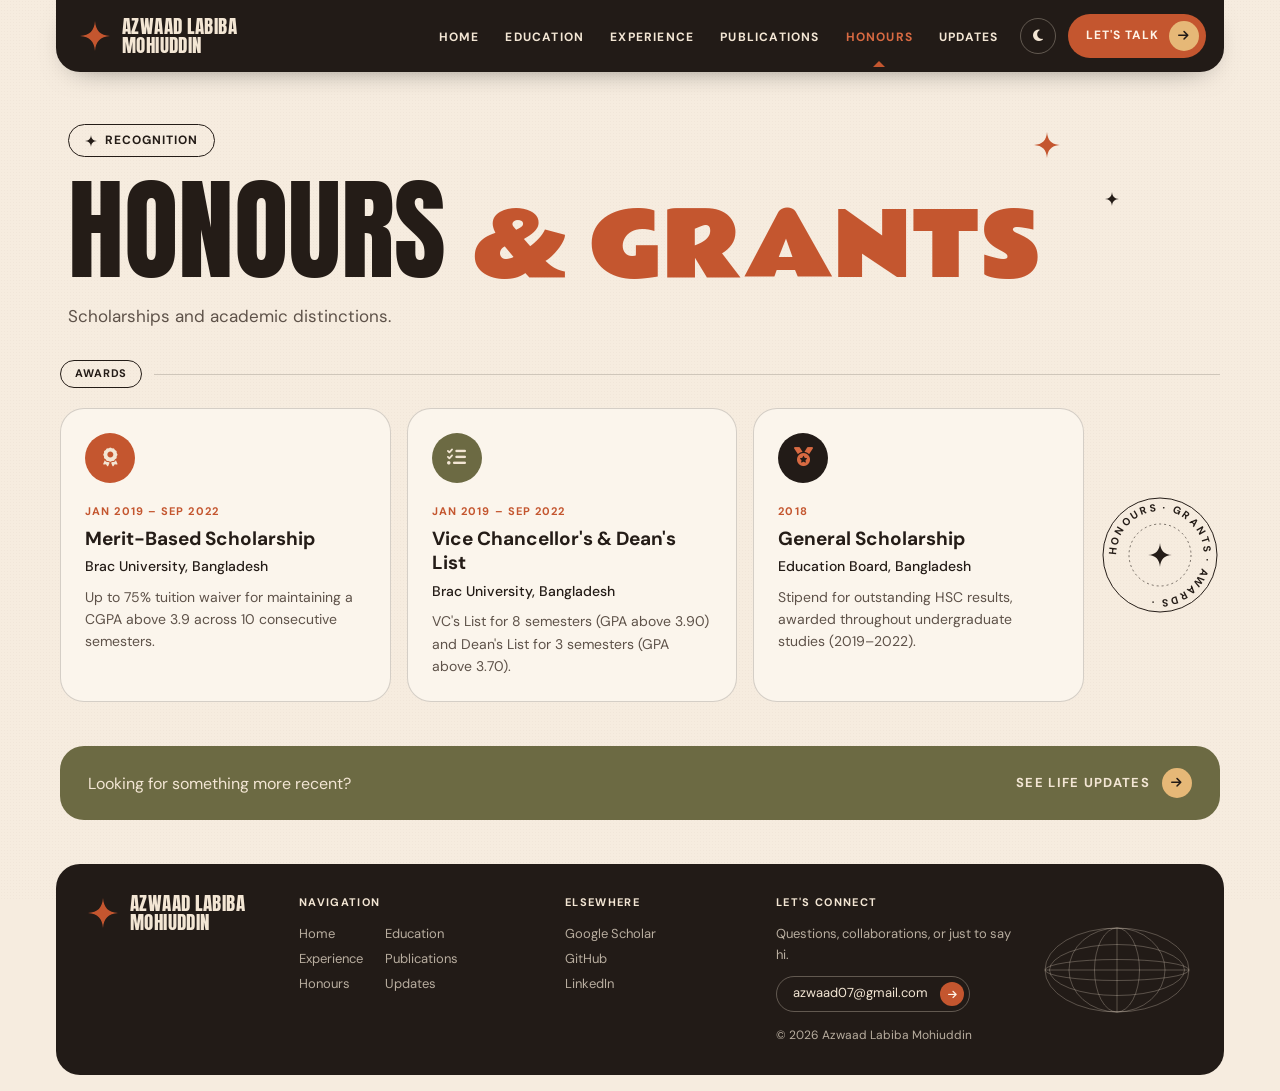
<file: docs/achievements.html>
<!DOCTYPE html>
<html lang="en">
<head>
  <meta charset="UTF-8">
  <meta name="viewport" content="width=device-width, initial-scale=1.0">
  <title>Achievements · Azwaad Labiba Mohiuddin</title>
  <meta name="description" content="Azwaad Labiba Mohiuddin — PhD student in Computer Science at UL Lafayette researching zero-reference low-light image enhancement.">
  <script>
    (function () {
      try {
        var t = localStorage.getItem('theme');
        if (t) document.documentElement.setAttribute('data-theme', t);
      } catch (e) {}
    })();
  </script>
  <link rel="preconnect" href="https://fonts.googleapis.com">
  <link rel="preconnect" href="https://fonts.gstatic.com" crossorigin>
  <link href="https://fonts.googleapis.com/css2?family=Anton&family=DM+Sans:opsz,wght@9..40,400;9..40,500;9..40,700&family=Mrs+Saint+Delafield&family=Rammetto+One&display=swap" rel="stylesheet">
  <link rel="stylesheet" href="https://cdnjs.cloudflare.com/ajax/libs/font-awesome/6.4.0/css/all.min.css">
  <link rel="stylesheet" href="static/css/style.css">
</head>
<body>
  <div class="shell">

    <nav class="topbar">
      <a href="index.html" class="brand">
        <svg class="deco-star brand-star" width="30" height="30" viewBox="0 0 24 24" aria-hidden="true">
  <path d="M12 0 C12.6 7.8 16.2 11.4 24 12 C16.2 12.6 12.6 16.2 12 24 C11.4 16.2 7.8 12.6 0 12 C7.8 11.4 11.4 7.8 12 0Z" fill="currentColor"/>
</svg>
        <span class="brand-text">AZWAAD LABIBA<br>MOHIUDDIN</span>
      </a>

      <button class="nav-burger" id="nav-burger" aria-label="Open menu" aria-expanded="false">
        <span></span><span></span><span></span>
      </button>

      <div class="nav-menu" id="nav-menu">
        <ul class="nav-links">
          
          
          <li><a href="index.html" class="">Home</a></li>
          
          <li><a href="education.html" class="">Education</a></li>
          
          <li><a href="experience.html" class="">Experience</a></li>
          
          <li><a href="publications.html" class="">Publications</a></li>
          
          <li><a href="achievements.html" class="active">Honours</a></li>
          
          <li><a href="updates.html" class="">Updates</a></li>
          
        </ul>
        <div class="nav-actions">
          <button id="theme-toggle" class="theme-toggle" aria-label="Toggle dark mode">
            <i class="fas fa-moon"></i><i class="fas fa-sun"></i>
          </button>
          <a href="index.html#contact" class="btn btn-primary btn-sm">Let's talk <span class="circle-arrow"><i class="fas fa-arrow-right"></i></span></a>
        </div>
      </div>
    </nav>

    <main>
      

<header class="page-hero">
  <span class="pill-label"><svg class="deco-star " width="12" height="12" viewBox="0 0 24 24" aria-hidden="true">
  <path d="M12 0 C12.6 7.8 16.2 11.4 24 12 C16.2 12.6 12.6 16.2 12 24 C11.4 16.2 7.8 12.6 0 12 C7.8 11.4 11.4 7.8 12 0Z" fill="currentColor"/>
</svg> Recognition</span>
  <h1 class="page-title">Honours <span class="accent-word">&amp; Grants</span></h1>
  <p class="page-sub">Scholarships and academic distinctions.</p>
  <svg class="deco-star hero-star-a" width="26" height="26" viewBox="0 0 24 24" aria-hidden="true">
  <path d="M12 0 C12.6 7.8 16.2 11.4 24 12 C16.2 12.6 12.6 16.2 12 24 C11.4 16.2 7.8 12.6 0 12 C7.8 11.4 11.4 7.8 12 0Z" fill="currentColor"/>
</svg><svg class="deco-star hero-star-b" width="14" height="14" viewBox="0 0 24 24" aria-hidden="true">
  <path d="M12 0 C12.6 7.8 16.2 11.4 24 12 C16.2 12.6 12.6 16.2 12 24 C11.4 16.2 7.8 12.6 0 12 C7.8 11.4 11.4 7.8 12 0Z" fill="currentColor"/>
</svg>
</header>

<section class="block">
  <div class="section-label">
  <span class="pill-label pill-sm">Awards</span>
  <span class="label-rule"></span>
  
</div>
  <div class="honours">
    <article class="honour reveal">
      <span class="honour-ico terracotta"><i class="fas fa-award"></i></span>
      <span class="mini-year">Jan 2019 – Sep 2022</span>
      <h3>Merit-Based Scholarship</h3>
      <p class="entry-org">Brac University, Bangladesh</p>
      <p>Up to 75% tuition waiver for maintaining a CGPA above 3.9 across 10 consecutive semesters.</p>
    </article>
    <article class="honour reveal">
      <span class="honour-ico olive"><i class="fas fa-list-check"></i></span>
      <span class="mini-year">Jan 2019 – Sep 2022</span>
      <h3>Vice Chancellor's &amp; Dean's List</h3>
      <p class="entry-org">Brac University, Bangladesh</p>
      <p>VC's List for 8 semesters (GPA above 3.90) and Dean's List for 3 semesters (GPA above 3.70).</p>
    </article>
    <article class="honour reveal">
      <span class="honour-ico dark"><i class="fas fa-medal"></i></span>
      <span class="mini-year">2018</span>
      <h3>General Scholarship</h3>
      <p class="entry-org">Education Board, Bangladesh</p>
      <p>Stipend for outstanding HSC results, awarded throughout undergraduate studies (2019–2022).</p>
    </article>
    <div class="stamp stamp-honours" aria-hidden="true">
  <svg viewBox="0 0 120 120">
    <defs><path id="stamp-honoursgrantsawards" d="M60,60 m-44,0 a44,44 0 1,1 88,0 a44,44 0 1,1 -88,0"/></defs>
    <circle cx="60" cy="60" r="57" fill="none" stroke="currentColor" stroke-width="1"/>
    <circle cx="60" cy="60" r="31" fill="none" stroke="currentColor" stroke-width="0.6" stroke-dasharray="2 3"/>
    <text><textPath href="#stamp-honoursgrantsawards" startOffset="0">HONOURS · GRANTS · AWARDS · </textPath></text>
    <path transform="translate(48 48)" d="M12 0 C12.6 7.8 16.2 11.4 24 12 C16.2 12.6 12.6 16.2 12 24 C11.4 16.2 7.8 12.6 0 12 C7.8 11.4 11.4 7.8 12 0Z" fill="currentColor"/>
  </svg>
</div>
  </div>
</section>

<section class="block">
  <a href="updates.html" class="update-teaser reveal">
    <span>Looking for something more recent?</span>
    <strong>See life updates <span class="circle-arrow"><i class="fas fa-arrow-right"></i></span></strong>
  </a>
</section>


    </main>

    <footer class="footer">
      <div class="footer-brand">
        <svg class="deco-star brand-star" width="30" height="30" viewBox="0 0 24 24" aria-hidden="true">
  <path d="M12 0 C12.6 7.8 16.2 11.4 24 12 C16.2 12.6 12.6 16.2 12 24 C11.4 16.2 7.8 12.6 0 12 C7.8 11.4 11.4 7.8 12 0Z" fill="currentColor"/>
</svg>
        <span class="brand-text">AZWAAD LABIBA<br>MOHIUDDIN</span>
      </div>
      <div class="footer-col">
        <h4>Navigation</h4>
        <div class="footer-links">
          <a href="index.html">Home</a>
          <a href="education.html">Education</a>
          <a href="experience.html">Experience</a>
          <a href="publications.html">Publications</a>
          <a href="achievements.html">Honours</a>
          <a href="updates.html">Updates</a>
        </div>
      </div>
      <div class="footer-col">
        <h4>Elsewhere</h4>
        <div class="footer-links single">
          <a href="https://scholar.google.com/citations?user=o170Q9AAAAAJ&hl=en" target="_blank" rel="noopener">Google Scholar</a>
          <a href="https://github.com/AzwaadLabiba" target="_blank" rel="noopener">GitHub</a>
          <a href="https://www.linkedin.com/in/azwaadlabiba/" target="_blank" rel="noopener">LinkedIn</a>
        </div>
      </div>
      <div class="footer-col">
        <h4>Let's connect</h4>
        <p class="footer-note">Questions, collaborations, or just to say hi.</p>
        <a class="footer-mail" href="mailto:azwaad07@gmail.com">azwaad07@gmail.com <span class="circle-arrow"><i class="fas fa-arrow-right"></i></span></a>
        <p class="footer-copy">&copy; 2026 Azwaad Labiba Mohiuddin</p>
      </div>
      <svg class="deco-globe footer-globe" width="150" height="90.0" viewBox="0 0 200 120" aria-hidden="true" fill="none" stroke="currentColor" stroke-width="1.2">
  <ellipse cx="100" cy="60" rx="96" ry="56"/>
  <ellipse cx="100" cy="60" rx="64" ry="56"/>
  <ellipse cx="100" cy="60" rx="30" ry="56"/>
  <line x1="100" y1="4" x2="100" y2="116"/>
  <ellipse cx="100" cy="60" rx="96" ry="14"/>
  <ellipse cx="100" cy="60" rx="90" ry="34"/>
  <line x1="4" y1="60" x2="196" y2="60"/>
</svg>
    </footer>

  </div>
  <script src="static/js/script.js"></script>
</body>
</html>
</file>
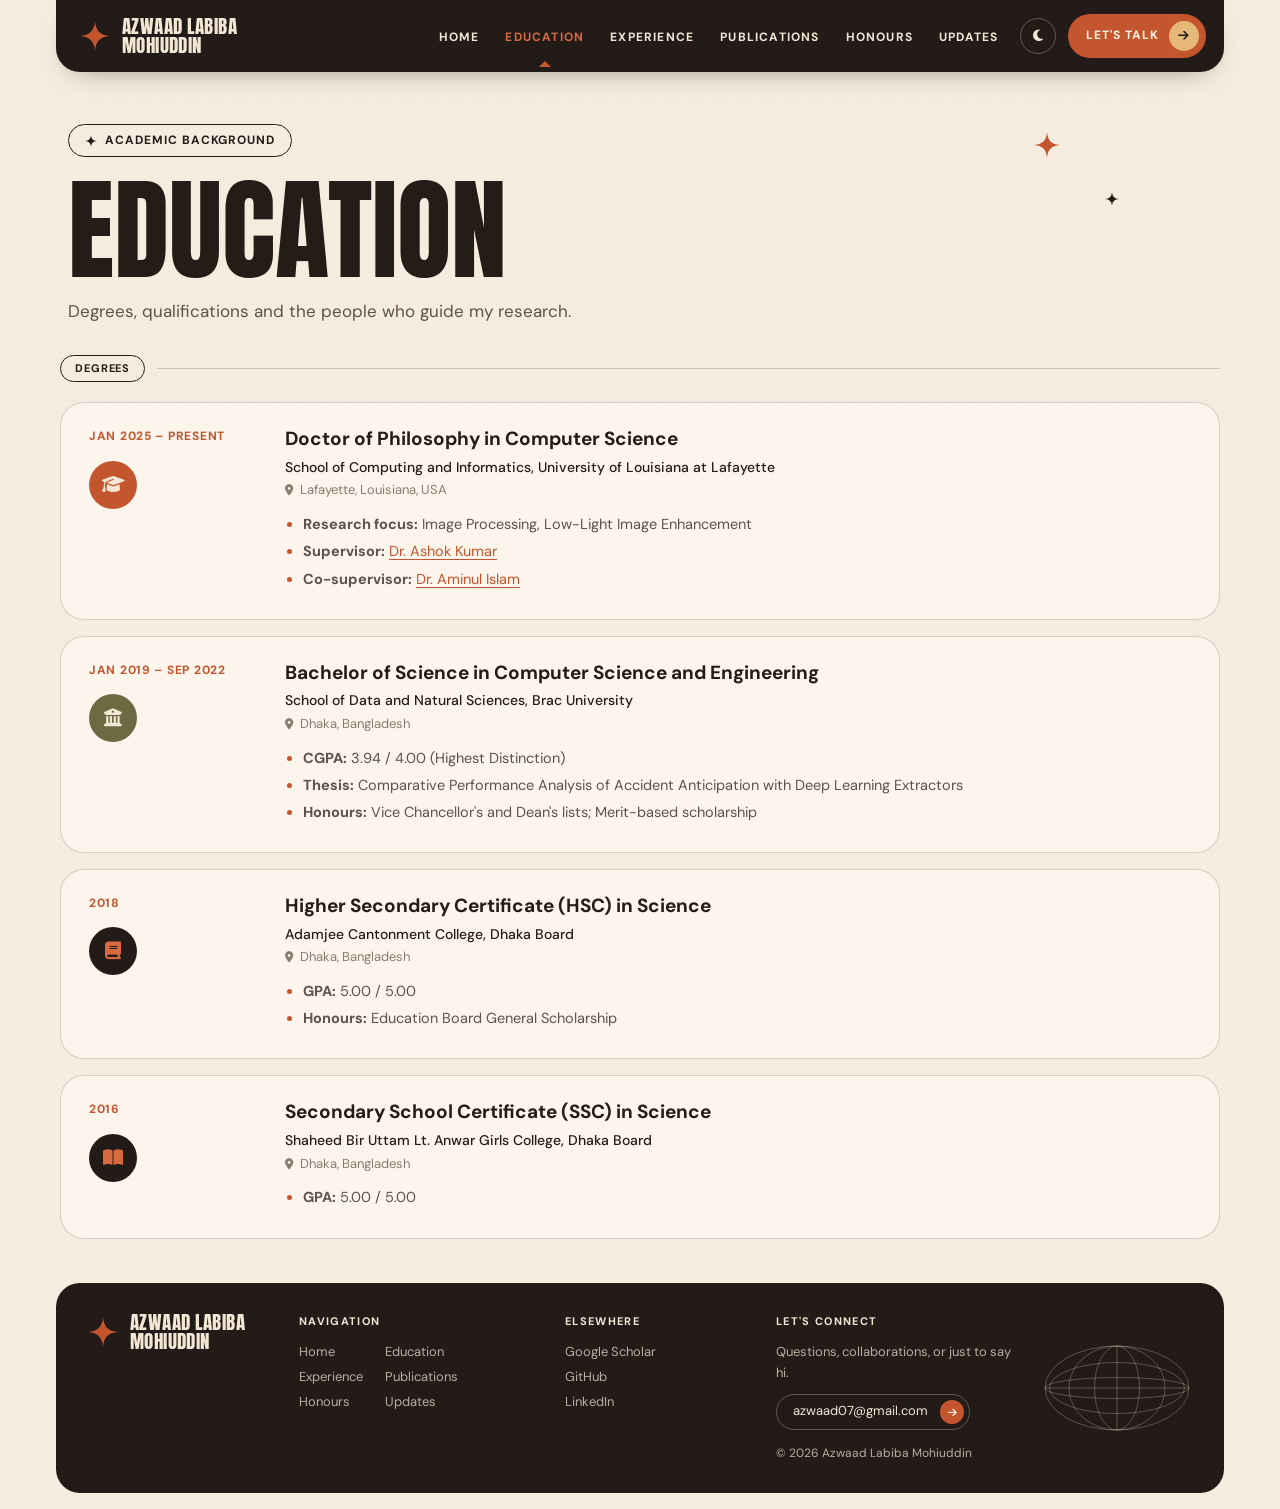
<file: docs/education.html>
<!DOCTYPE html>
<html lang="en">
<head>
  <meta charset="UTF-8">
  <meta name="viewport" content="width=device-width, initial-scale=1.0">
  <title>Education · Azwaad Labiba Mohiuddin</title>
  <meta name="description" content="Azwaad Labiba Mohiuddin — PhD student in Computer Science at UL Lafayette researching zero-reference low-light image enhancement.">
  <script>
    (function () {
      try {
        var t = localStorage.getItem('theme');
        if (t) document.documentElement.setAttribute('data-theme', t);
      } catch (e) {}
    })();
  </script>
  <link rel="preconnect" href="https://fonts.googleapis.com">
  <link rel="preconnect" href="https://fonts.gstatic.com" crossorigin>
  <link href="https://fonts.googleapis.com/css2?family=Anton&family=DM+Sans:opsz,wght@9..40,400;9..40,500;9..40,700&family=Mrs+Saint+Delafield&family=Rammetto+One&display=swap" rel="stylesheet">
  <link rel="stylesheet" href="https://cdnjs.cloudflare.com/ajax/libs/font-awesome/6.4.0/css/all.min.css">
  <link rel="stylesheet" href="static/css/style.css">
</head>
<body>
  <div class="shell">

    <nav class="topbar">
      <a href="index.html" class="brand">
        <svg class="deco-star brand-star" width="30" height="30" viewBox="0 0 24 24" aria-hidden="true">
  <path d="M12 0 C12.6 7.8 16.2 11.4 24 12 C16.2 12.6 12.6 16.2 12 24 C11.4 16.2 7.8 12.6 0 12 C7.8 11.4 11.4 7.8 12 0Z" fill="currentColor"/>
</svg>
        <span class="brand-text">AZWAAD LABIBA<br>MOHIUDDIN</span>
      </a>

      <button class="nav-burger" id="nav-burger" aria-label="Open menu" aria-expanded="false">
        <span></span><span></span><span></span>
      </button>

      <div class="nav-menu" id="nav-menu">
        <ul class="nav-links">
          
          
          <li><a href="index.html" class="">Home</a></li>
          
          <li><a href="education.html" class="active">Education</a></li>
          
          <li><a href="experience.html" class="">Experience</a></li>
          
          <li><a href="publications.html" class="">Publications</a></li>
          
          <li><a href="achievements.html" class="">Honours</a></li>
          
          <li><a href="updates.html" class="">Updates</a></li>
          
        </ul>
        <div class="nav-actions">
          <button id="theme-toggle" class="theme-toggle" aria-label="Toggle dark mode">
            <i class="fas fa-moon"></i><i class="fas fa-sun"></i>
          </button>
          <a href="index.html#contact" class="btn btn-primary btn-sm">Let's talk <span class="circle-arrow"><i class="fas fa-arrow-right"></i></span></a>
        </div>
      </div>
    </nav>

    <main>
      

<header class="page-hero">
  <span class="pill-label"><svg class="deco-star " width="12" height="12" viewBox="0 0 24 24" aria-hidden="true">
  <path d="M12 0 C12.6 7.8 16.2 11.4 24 12 C16.2 12.6 12.6 16.2 12 24 C11.4 16.2 7.8 12.6 0 12 C7.8 11.4 11.4 7.8 12 0Z" fill="currentColor"/>
</svg> Academic background</span>
  <h1 class="page-title">Education</h1>
  <p class="page-sub">Degrees, qualifications and the people who guide my research.</p>
  <svg class="deco-star hero-star-a" width="26" height="26" viewBox="0 0 24 24" aria-hidden="true">
  <path d="M12 0 C12.6 7.8 16.2 11.4 24 12 C16.2 12.6 12.6 16.2 12 24 C11.4 16.2 7.8 12.6 0 12 C7.8 11.4 11.4 7.8 12 0Z" fill="currentColor"/>
</svg><svg class="deco-star hero-star-b" width="14" height="14" viewBox="0 0 24 24" aria-hidden="true">
  <path d="M12 0 C12.6 7.8 16.2 11.4 24 12 C16.2 12.6 12.6 16.2 12 24 C11.4 16.2 7.8 12.6 0 12 C7.8 11.4 11.4 7.8 12 0Z" fill="currentColor"/>
</svg>
</header>

<section class="block">
  <div class="section-label">
  <span class="pill-label pill-sm">Degrees</span>
  <span class="label-rule"></span>
  
</div>
  <div class="stack">

    <article class="entry reveal">
      <div class="entry-side"><span class="entry-date">Jan 2025 – Present</span><span class="entry-ico terracotta"><i class="fas fa-graduation-cap"></i></span></div>
      <div class="entry-main">
        <h3>Doctor of Philosophy in Computer Science</h3>
        <p class="entry-org">School of Computing and Informatics, University of Louisiana at Lafayette</p>
        <p class="entry-loc"><i class="fas fa-location-dot"></i> Lafayette, Louisiana, USA</p>
        <ul class="entry-list">
          <li><strong>Research focus:</strong> Image Processing, Low-Light Image Enhancement</li>
          <li><strong>Supervisor:</strong> <a href="https://www.linkedin.com/in/dr-ashok-kumar-20b9a89/" target="_blank" rel="noopener">Dr. Ashok Kumar</a></li>
          <li><strong>Co-supervisor:</strong> <a href="https://dadl-ull.github.io/dadl.site/" target="_blank" rel="noopener">Dr. Aminul Islam</a></li>
        </ul>
      </div>
    </article>

    <article class="entry reveal">
      <div class="entry-side"><span class="entry-date">Jan 2019 – Sep 2022</span><span class="entry-ico olive"><i class="fas fa-university"></i></span></div>
      <div class="entry-main">
        <h3>Bachelor of Science in Computer Science and Engineering</h3>
        <p class="entry-org">School of Data and Natural Sciences, Brac University</p>
        <p class="entry-loc"><i class="fas fa-location-dot"></i> Dhaka, Bangladesh</p>
        <ul class="entry-list">
          <li><strong>CGPA:</strong> 3.94 / 4.00 (Highest Distinction)</li>
          <li><strong>Thesis:</strong> Comparative Performance Analysis of Accident Anticipation with Deep Learning Extractors</li>
          <li><strong>Honours:</strong> Vice Chancellor's and Dean's lists; Merit-based scholarship</li>
        </ul>
      </div>
    </article>

    <article class="entry reveal">
      <div class="entry-side"><span class="entry-date">2018</span><span class="entry-ico dark"><i class="fas fa-book"></i></span></div>
      <div class="entry-main">
        <h3>Higher Secondary Certificate (HSC) in Science</h3>
        <p class="entry-org">Adamjee Cantonment College, Dhaka Board</p>
        <p class="entry-loc"><i class="fas fa-location-dot"></i> Dhaka, Bangladesh</p>
        <ul class="entry-list">
          <li><strong>GPA:</strong> 5.00 / 5.00</li>
          <li><strong>Honours:</strong> Education Board General Scholarship</li>
        </ul>
      </div>
    </article>

    <article class="entry reveal">
      <div class="entry-side"><span class="entry-date">2016</span><span class="entry-ico dark"><i class="fas fa-book-open"></i></span></div>
      <div class="entry-main">
        <h3>Secondary School Certificate (SSC) in Science</h3>
        <p class="entry-org">Shaheed Bir Uttam Lt. Anwar Girls College, Dhaka Board</p>
        <p class="entry-loc"><i class="fas fa-location-dot"></i> Dhaka, Bangladesh</p>
        <ul class="entry-list">
          <li><strong>GPA:</strong> 5.00 / 5.00</li>
        </ul>
      </div>
    </article>

  </div>
</section>


    </main>

    <footer class="footer">
      <div class="footer-brand">
        <svg class="deco-star brand-star" width="30" height="30" viewBox="0 0 24 24" aria-hidden="true">
  <path d="M12 0 C12.6 7.8 16.2 11.4 24 12 C16.2 12.6 12.6 16.2 12 24 C11.4 16.2 7.8 12.6 0 12 C7.8 11.4 11.4 7.8 12 0Z" fill="currentColor"/>
</svg>
        <span class="brand-text">AZWAAD LABIBA<br>MOHIUDDIN</span>
      </div>
      <div class="footer-col">
        <h4>Navigation</h4>
        <div class="footer-links">
          <a href="index.html">Home</a>
          <a href="education.html">Education</a>
          <a href="experience.html">Experience</a>
          <a href="publications.html">Publications</a>
          <a href="achievements.html">Honours</a>
          <a href="updates.html">Updates</a>
        </div>
      </div>
      <div class="footer-col">
        <h4>Elsewhere</h4>
        <div class="footer-links single">
          <a href="https://scholar.google.com/citations?user=o170Q9AAAAAJ&hl=en" target="_blank" rel="noopener">Google Scholar</a>
          <a href="https://github.com/AzwaadLabiba" target="_blank" rel="noopener">GitHub</a>
          <a href="https://www.linkedin.com/in/azwaadlabiba/" target="_blank" rel="noopener">LinkedIn</a>
        </div>
      </div>
      <div class="footer-col">
        <h4>Let's connect</h4>
        <p class="footer-note">Questions, collaborations, or just to say hi.</p>
        <a class="footer-mail" href="mailto:azwaad07@gmail.com">azwaad07@gmail.com <span class="circle-arrow"><i class="fas fa-arrow-right"></i></span></a>
        <p class="footer-copy">&copy; 2026 Azwaad Labiba Mohiuddin</p>
      </div>
      <svg class="deco-globe footer-globe" width="150" height="90.0" viewBox="0 0 200 120" aria-hidden="true" fill="none" stroke="currentColor" stroke-width="1.2">
  <ellipse cx="100" cy="60" rx="96" ry="56"/>
  <ellipse cx="100" cy="60" rx="64" ry="56"/>
  <ellipse cx="100" cy="60" rx="30" ry="56"/>
  <line x1="100" y1="4" x2="100" y2="116"/>
  <ellipse cx="100" cy="60" rx="96" ry="14"/>
  <ellipse cx="100" cy="60" rx="90" ry="34"/>
  <line x1="4" y1="60" x2="196" y2="60"/>
</svg>
    </footer>

  </div>
  <script src="static/js/script.js"></script>
</body>
</html>
</file>
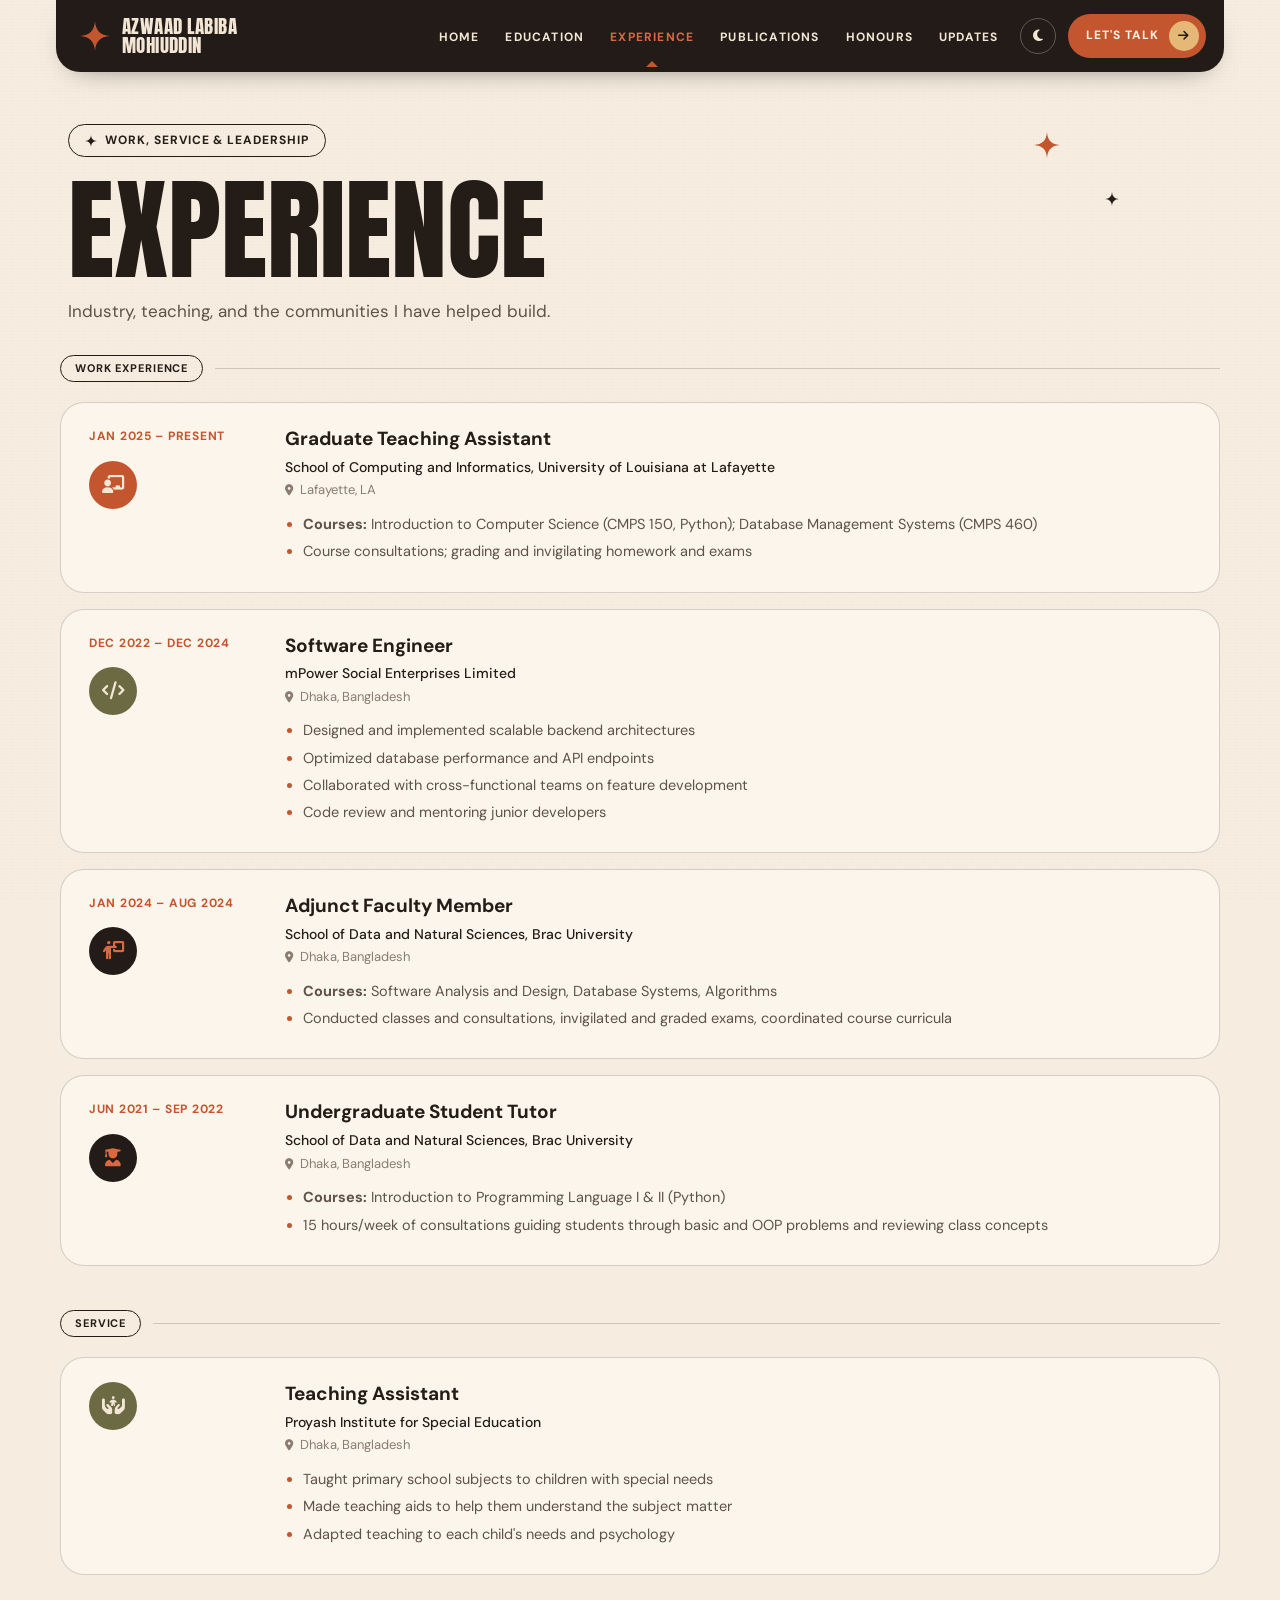
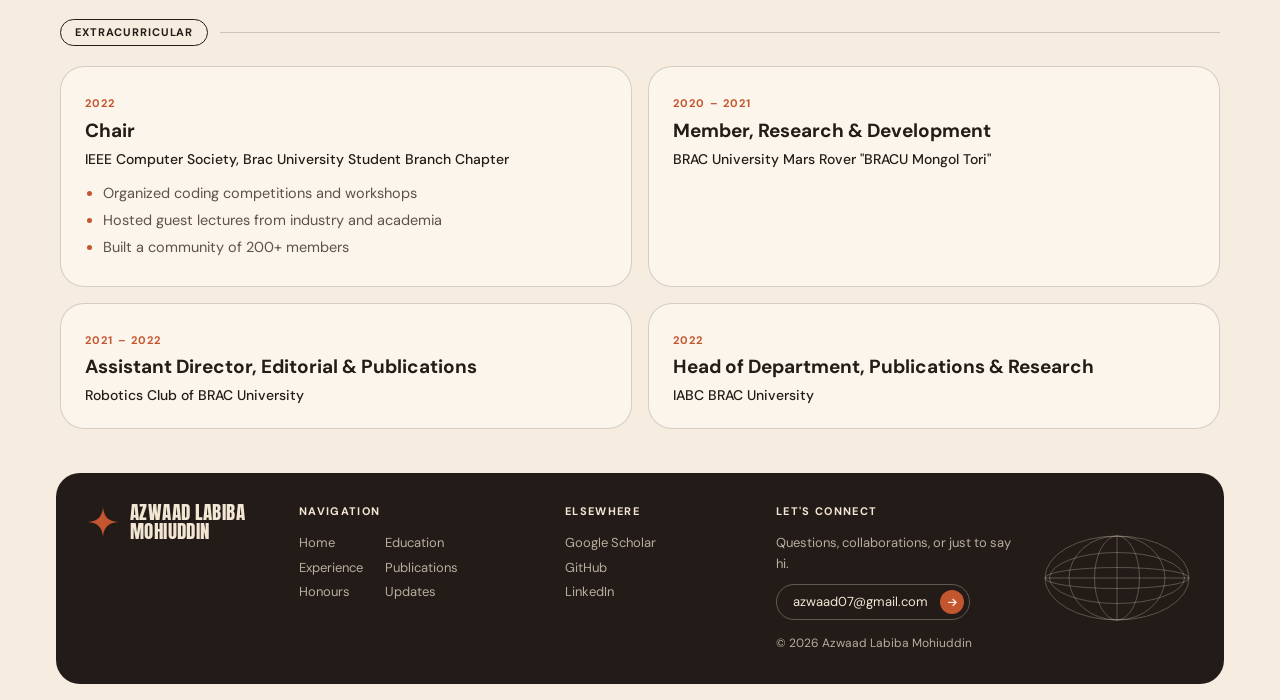
<file: docs/experience.html>
<!DOCTYPE html>
<html lang="en">
<head>
  <meta charset="UTF-8">
  <meta name="viewport" content="width=device-width, initial-scale=1.0">
  <title>Experience · Azwaad Labiba Mohiuddin</title>
  <meta name="description" content="Azwaad Labiba Mohiuddin — PhD student in Computer Science at UL Lafayette researching zero-reference low-light image enhancement.">
  <script>
    (function () {
      try {
        var t = localStorage.getItem('theme');
        if (t) document.documentElement.setAttribute('data-theme', t);
      } catch (e) {}
    })();
  </script>
  <link rel="preconnect" href="https://fonts.googleapis.com">
  <link rel="preconnect" href="https://fonts.gstatic.com" crossorigin>
  <link href="https://fonts.googleapis.com/css2?family=Anton&family=DM+Sans:opsz,wght@9..40,400;9..40,500;9..40,700&family=Mrs+Saint+Delafield&family=Rammetto+One&display=swap" rel="stylesheet">
  <link rel="stylesheet" href="https://cdnjs.cloudflare.com/ajax/libs/font-awesome/6.4.0/css/all.min.css">
  <link rel="stylesheet" href="static/css/style.css">
</head>
<body>
  <div class="shell">

    <nav class="topbar">
      <a href="index.html" class="brand">
        <svg class="deco-star brand-star" width="30" height="30" viewBox="0 0 24 24" aria-hidden="true">
  <path d="M12 0 C12.6 7.8 16.2 11.4 24 12 C16.2 12.6 12.6 16.2 12 24 C11.4 16.2 7.8 12.6 0 12 C7.8 11.4 11.4 7.8 12 0Z" fill="currentColor"/>
</svg>
        <span class="brand-text">AZWAAD LABIBA<br>MOHIUDDIN</span>
      </a>

      <button class="nav-burger" id="nav-burger" aria-label="Open menu" aria-expanded="false">
        <span></span><span></span><span></span>
      </button>

      <div class="nav-menu" id="nav-menu">
        <ul class="nav-links">
          
          
          <li><a href="index.html" class="">Home</a></li>
          
          <li><a href="education.html" class="">Education</a></li>
          
          <li><a href="experience.html" class="active">Experience</a></li>
          
          <li><a href="publications.html" class="">Publications</a></li>
          
          <li><a href="achievements.html" class="">Honours</a></li>
          
          <li><a href="updates.html" class="">Updates</a></li>
          
        </ul>
        <div class="nav-actions">
          <button id="theme-toggle" class="theme-toggle" aria-label="Toggle dark mode">
            <i class="fas fa-moon"></i><i class="fas fa-sun"></i>
          </button>
          <a href="index.html#contact" class="btn btn-primary btn-sm">Let's talk <span class="circle-arrow"><i class="fas fa-arrow-right"></i></span></a>
        </div>
      </div>
    </nav>

    <main>
      

<header class="page-hero">
  <span class="pill-label"><svg class="deco-star " width="12" height="12" viewBox="0 0 24 24" aria-hidden="true">
  <path d="M12 0 C12.6 7.8 16.2 11.4 24 12 C16.2 12.6 12.6 16.2 12 24 C11.4 16.2 7.8 12.6 0 12 C7.8 11.4 11.4 7.8 12 0Z" fill="currentColor"/>
</svg> Work, service &amp; leadership</span>
  <h1 class="page-title">Experience</h1>
  <p class="page-sub">Industry, teaching, and the communities I have helped build.</p>
  <svg class="deco-star hero-star-a" width="26" height="26" viewBox="0 0 24 24" aria-hidden="true">
  <path d="M12 0 C12.6 7.8 16.2 11.4 24 12 C16.2 12.6 12.6 16.2 12 24 C11.4 16.2 7.8 12.6 0 12 C7.8 11.4 11.4 7.8 12 0Z" fill="currentColor"/>
</svg><svg class="deco-star hero-star-b" width="14" height="14" viewBox="0 0 24 24" aria-hidden="true">
  <path d="M12 0 C12.6 7.8 16.2 11.4 24 12 C16.2 12.6 12.6 16.2 12 24 C11.4 16.2 7.8 12.6 0 12 C7.8 11.4 11.4 7.8 12 0Z" fill="currentColor"/>
</svg>
</header>

<section class="block">
  <div class="section-label">
  <span class="pill-label pill-sm">Work experience</span>
  <span class="label-rule"></span>
  
</div>
  <div class="stack">

    <article class="entry reveal">
      <div class="entry-side"><span class="entry-date">Jan 2025 – Present</span><span class="entry-ico terracotta"><i class="fas fa-chalkboard-teacher"></i></span></div>
      <div class="entry-main">
        <h3>Graduate Teaching Assistant</h3>
        <p class="entry-org">School of Computing and Informatics, University of Louisiana at Lafayette</p>
        <p class="entry-loc"><i class="fas fa-location-dot"></i> Lafayette, LA</p>
        <ul class="entry-list">
          <li><strong>Courses:</strong> Introduction to Computer Science (CMPS 150, Python); Database Management Systems (CMPS 460)</li>
          <li>Course consultations; grading and invigilating homework and exams</li>
        </ul>
      </div>
    </article>

    <article class="entry reveal">
      <div class="entry-side"><span class="entry-date">Dec 2022 – Dec 2024</span><span class="entry-ico olive"><i class="fas fa-code"></i></span></div>
      <div class="entry-main">
        <h3>Software Engineer</h3>
        <p class="entry-org">mPower Social Enterprises Limited</p>
        <p class="entry-loc"><i class="fas fa-location-dot"></i> Dhaka, Bangladesh</p>
        <ul class="entry-list">
          <li>Designed and implemented scalable backend architectures</li>
          <li>Optimized database performance and API endpoints</li>
          <li>Collaborated with cross-functional teams on feature development</li>
          <li>Code review and mentoring junior developers</li>
        </ul>
      </div>
    </article>

    <article class="entry reveal">
      <div class="entry-side"><span class="entry-date">Jan 2024 – Aug 2024</span><span class="entry-ico dark"><i class="fas fa-person-chalkboard"></i></span></div>
      <div class="entry-main">
        <h3>Adjunct Faculty Member</h3>
        <p class="entry-org">School of Data and Natural Sciences, Brac University</p>
        <p class="entry-loc"><i class="fas fa-location-dot"></i> Dhaka, Bangladesh</p>
        <ul class="entry-list">
          <li><strong>Courses:</strong> Software Analysis and Design, Database Systems, Algorithms</li>
          <li>Conducted classes and consultations, invigilated and graded exams, coordinated course curricula</li>
        </ul>
      </div>
    </article>

    <article class="entry reveal">
      <div class="entry-side"><span class="entry-date">Jun 2021 – Sep 2022</span><span class="entry-ico dark"><i class="fas fa-user-graduate"></i></span></div>
      <div class="entry-main">
        <h3>Undergraduate Student Tutor</h3>
        <p class="entry-org">School of Data and Natural Sciences, Brac University</p>
        <p class="entry-loc"><i class="fas fa-location-dot"></i> Dhaka, Bangladesh</p>
        <ul class="entry-list">
          <li><strong>Courses:</strong> Introduction to Programming Language I &amp; II (Python)</li>
          <li>15 hours/week of consultations guiding students through basic and OOP problems and reviewing class concepts</li>
        </ul>
      </div>
    </article>

  </div>
</section>

<section class="block">
  <div class="section-label">
  <span class="pill-label pill-sm">Service</span>
  <span class="label-rule"></span>
  
</div>
  <article class="entry reveal">
    <div class="entry-side"><span class="entry-ico olive"><i class="fas fa-hands-holding-child"></i></span></div>
    <div class="entry-main">
      <h3>Teaching Assistant</h3>
      <p class="entry-org">Proyash Institute for Special Education</p>
      <p class="entry-loc"><i class="fas fa-location-dot"></i> Dhaka, Bangladesh</p>
      <ul class="entry-list">
        <li>Taught primary school subjects to children with special needs</li>
        <li>Made teaching aids to help them understand the subject matter</li>
        <li>Adapted teaching to each child's needs and psychology</li>
      </ul>
    </div>
  </article>
</section>

<section class="block">
  <div class="section-label">
  <span class="pill-label pill-sm">Extracurricular</span>
  <span class="label-rule"></span>
  
</div>
  <div class="mini-grid">
    <article class="mini-card reveal">
      <span class="mini-year">2022</span>
      <h3>Chair</h3>
      <p class="entry-org">IEEE Computer Society, Brac University Student Branch Chapter</p>
      <ul class="entry-list"><li>Organized coding competitions and workshops</li><li>Hosted guest lectures from industry and academia</li><li>Built a community of 200+ members</li></ul>
    </article>
    <article class="mini-card reveal">
      <span class="mini-year">2020 – 2021</span>
      <h3>Member, Research &amp; Development</h3>
      <p class="entry-org">BRAC University Mars Rover "BRACU Mongol Tori"</p>
    </article>
    <article class="mini-card reveal">
      <span class="mini-year">2021 – 2022</span>
      <h3>Assistant Director, Editorial &amp; Publications</h3>
      <p class="entry-org">Robotics Club of BRAC University</p>
    </article>
    <article class="mini-card reveal">
      <span class="mini-year">2022</span>
      <h3>Head of Department, Publications &amp; Research</h3>
      <p class="entry-org">IABC BRAC University</p>
    </article>
  </div>
</section>


    </main>

    <footer class="footer">
      <div class="footer-brand">
        <svg class="deco-star brand-star" width="30" height="30" viewBox="0 0 24 24" aria-hidden="true">
  <path d="M12 0 C12.6 7.8 16.2 11.4 24 12 C16.2 12.6 12.6 16.2 12 24 C11.4 16.2 7.8 12.6 0 12 C7.8 11.4 11.4 7.8 12 0Z" fill="currentColor"/>
</svg>
        <span class="brand-text">AZWAAD LABIBA<br>MOHIUDDIN</span>
      </div>
      <div class="footer-col">
        <h4>Navigation</h4>
        <div class="footer-links">
          <a href="index.html">Home</a>
          <a href="education.html">Education</a>
          <a href="experience.html">Experience</a>
          <a href="publications.html">Publications</a>
          <a href="achievements.html">Honours</a>
          <a href="updates.html">Updates</a>
        </div>
      </div>
      <div class="footer-col">
        <h4>Elsewhere</h4>
        <div class="footer-links single">
          <a href="https://scholar.google.com/citations?user=o170Q9AAAAAJ&hl=en" target="_blank" rel="noopener">Google Scholar</a>
          <a href="https://github.com/AzwaadLabiba" target="_blank" rel="noopener">GitHub</a>
          <a href="https://www.linkedin.com/in/azwaadlabiba/" target="_blank" rel="noopener">LinkedIn</a>
        </div>
      </div>
      <div class="footer-col">
        <h4>Let's connect</h4>
        <p class="footer-note">Questions, collaborations, or just to say hi.</p>
        <a class="footer-mail" href="mailto:azwaad07@gmail.com">azwaad07@gmail.com <span class="circle-arrow"><i class="fas fa-arrow-right"></i></span></a>
        <p class="footer-copy">&copy; 2026 Azwaad Labiba Mohiuddin</p>
      </div>
      <svg class="deco-globe footer-globe" width="150" height="90.0" viewBox="0 0 200 120" aria-hidden="true" fill="none" stroke="currentColor" stroke-width="1.2">
  <ellipse cx="100" cy="60" rx="96" ry="56"/>
  <ellipse cx="100" cy="60" rx="64" ry="56"/>
  <ellipse cx="100" cy="60" rx="30" ry="56"/>
  <line x1="100" y1="4" x2="100" y2="116"/>
  <ellipse cx="100" cy="60" rx="96" ry="14"/>
  <ellipse cx="100" cy="60" rx="90" ry="34"/>
  <line x1="4" y1="60" x2="196" y2="60"/>
</svg>
    </footer>

  </div>
  <script src="static/js/script.js"></script>
</body>
</html>
</file>
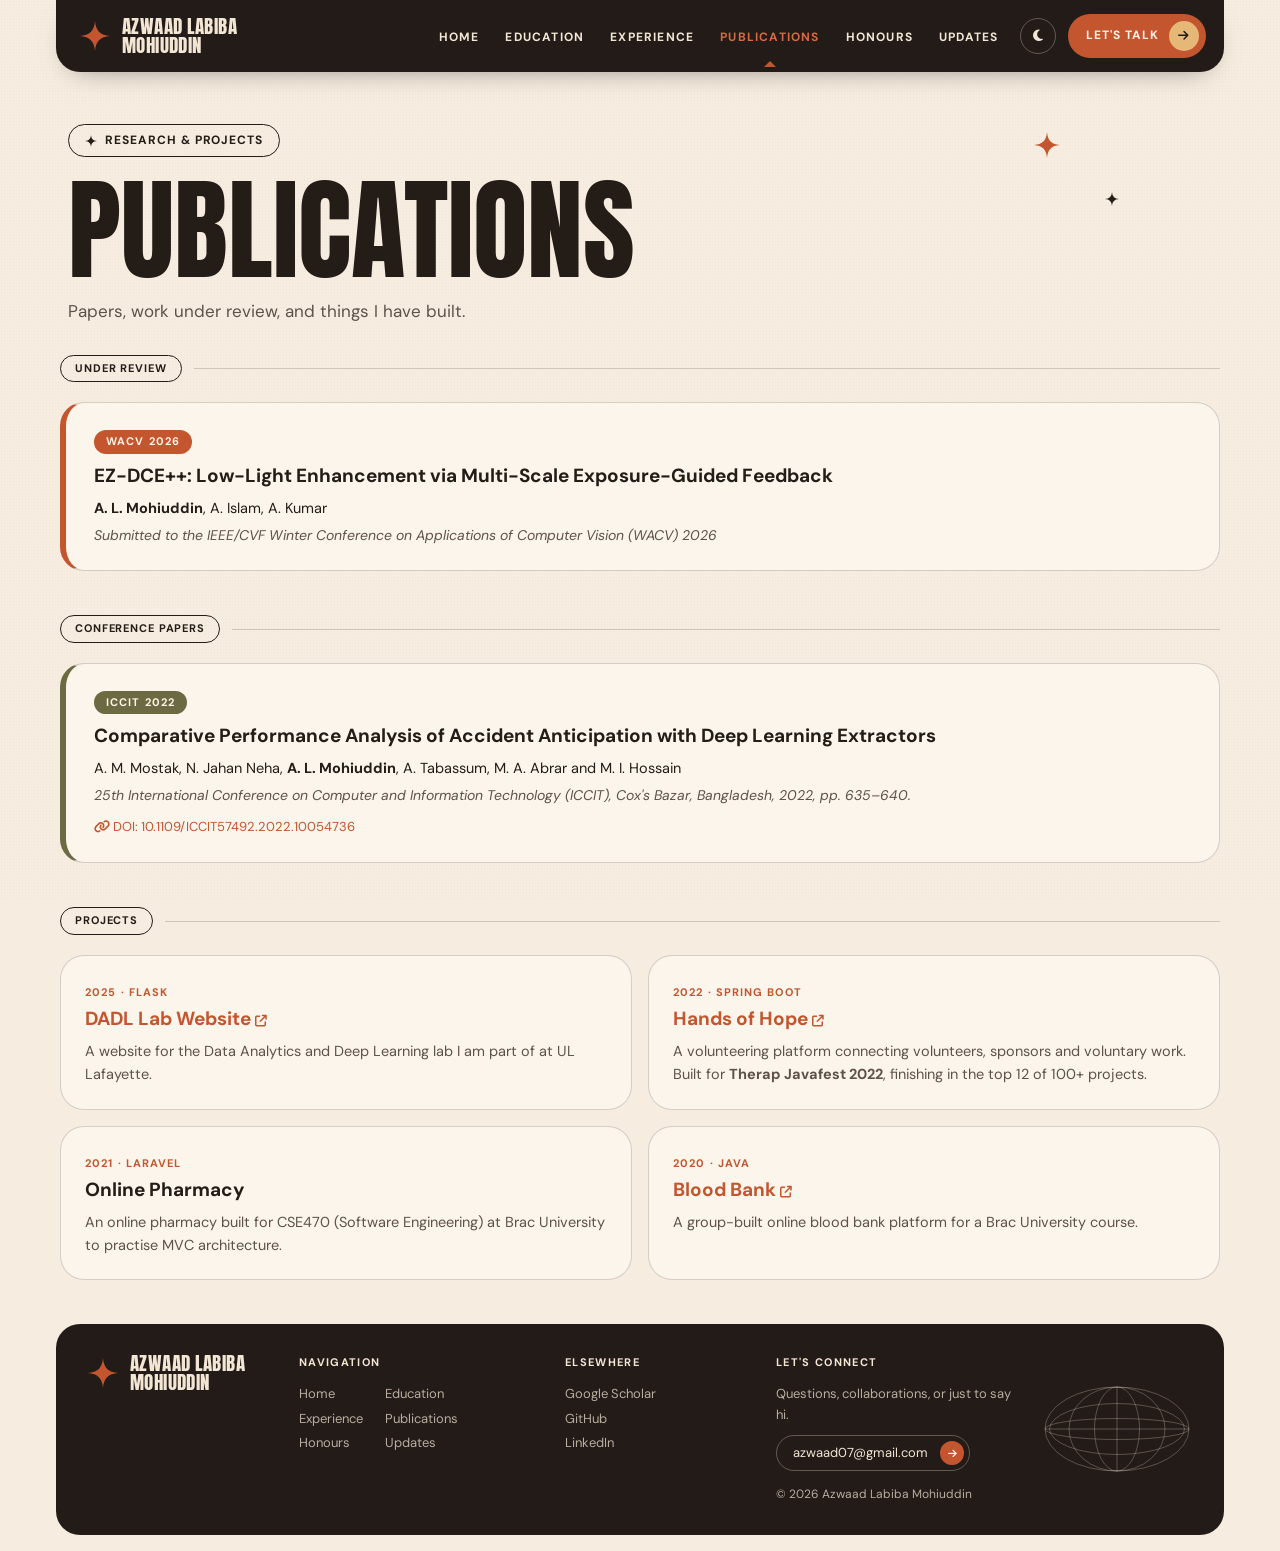
<file: docs/publications.html>
<!DOCTYPE html>
<html lang="en">
<head>
  <meta charset="UTF-8">
  <meta name="viewport" content="width=device-width, initial-scale=1.0">
  <title>Publications · Azwaad Labiba Mohiuddin</title>
  <meta name="description" content="Azwaad Labiba Mohiuddin — PhD student in Computer Science at UL Lafayette researching zero-reference low-light image enhancement.">
  <script>
    (function () {
      try {
        var t = localStorage.getItem('theme');
        if (t) document.documentElement.setAttribute('data-theme', t);
      } catch (e) {}
    })();
  </script>
  <link rel="preconnect" href="https://fonts.googleapis.com">
  <link rel="preconnect" href="https://fonts.gstatic.com" crossorigin>
  <link href="https://fonts.googleapis.com/css2?family=Anton&family=DM+Sans:opsz,wght@9..40,400;9..40,500;9..40,700&family=Mrs+Saint+Delafield&family=Rammetto+One&display=swap" rel="stylesheet">
  <link rel="stylesheet" href="https://cdnjs.cloudflare.com/ajax/libs/font-awesome/6.4.0/css/all.min.css">
  <link rel="stylesheet" href="static/css/style.css">
</head>
<body>
  <div class="shell">

    <nav class="topbar">
      <a href="index.html" class="brand">
        <svg class="deco-star brand-star" width="30" height="30" viewBox="0 0 24 24" aria-hidden="true">
  <path d="M12 0 C12.6 7.8 16.2 11.4 24 12 C16.2 12.6 12.6 16.2 12 24 C11.4 16.2 7.8 12.6 0 12 C7.8 11.4 11.4 7.8 12 0Z" fill="currentColor"/>
</svg>
        <span class="brand-text">AZWAAD LABIBA<br>MOHIUDDIN</span>
      </a>

      <button class="nav-burger" id="nav-burger" aria-label="Open menu" aria-expanded="false">
        <span></span><span></span><span></span>
      </button>

      <div class="nav-menu" id="nav-menu">
        <ul class="nav-links">
          
          
          <li><a href="index.html" class="">Home</a></li>
          
          <li><a href="education.html" class="">Education</a></li>
          
          <li><a href="experience.html" class="">Experience</a></li>
          
          <li><a href="publications.html" class="active">Publications</a></li>
          
          <li><a href="achievements.html" class="">Honours</a></li>
          
          <li><a href="updates.html" class="">Updates</a></li>
          
        </ul>
        <div class="nav-actions">
          <button id="theme-toggle" class="theme-toggle" aria-label="Toggle dark mode">
            <i class="fas fa-moon"></i><i class="fas fa-sun"></i>
          </button>
          <a href="index.html#contact" class="btn btn-primary btn-sm">Let's talk <span class="circle-arrow"><i class="fas fa-arrow-right"></i></span></a>
        </div>
      </div>
    </nav>

    <main>
      

<header class="page-hero">
  <span class="pill-label"><svg class="deco-star " width="12" height="12" viewBox="0 0 24 24" aria-hidden="true">
  <path d="M12 0 C12.6 7.8 16.2 11.4 24 12 C16.2 12.6 12.6 16.2 12 24 C11.4 16.2 7.8 12.6 0 12 C7.8 11.4 11.4 7.8 12 0Z" fill="currentColor"/>
</svg> Research &amp; projects</span>
  <h1 class="page-title">Publications</h1>
  <p class="page-sub">Papers, work under review, and things I have built.</p>
  <svg class="deco-star hero-star-a" width="26" height="26" viewBox="0 0 24 24" aria-hidden="true">
  <path d="M12 0 C12.6 7.8 16.2 11.4 24 12 C16.2 12.6 12.6 16.2 12 24 C11.4 16.2 7.8 12.6 0 12 C7.8 11.4 11.4 7.8 12 0Z" fill="currentColor"/>
</svg><svg class="deco-star hero-star-b" width="14" height="14" viewBox="0 0 24 24" aria-hidden="true">
  <path d="M12 0 C12.6 7.8 16.2 11.4 24 12 C16.2 12.6 12.6 16.2 12 24 C11.4 16.2 7.8 12.6 0 12 C7.8 11.4 11.4 7.8 12 0Z" fill="currentColor"/>
</svg>
</header>

<section class="block">
  <div class="section-label">
  <span class="pill-label pill-sm">Under review</span>
  <span class="label-rule"></span>
  
</div>
  <article class="pub reveal is-review">
    <span class="pub-badge">WACV 2026</span>
    <h3>EZ-DCE++: Low-Light Enhancement via Multi-Scale Exposure-Guided Feedback</h3>
    <p class="pub-authors"><strong>A. L. Mohiuddin</strong>, A. Islam, A. Kumar</p>
    <p class="pub-venue">Submitted to the IEEE/CVF Winter Conference on Applications of Computer Vision (WACV) 2026</p>
  </article>
</section>

<section class="block">
  <div class="section-label">
  <span class="pill-label pill-sm">Conference papers</span>
  <span class="label-rule"></span>
  
</div>
  <article class="pub reveal">
    <span class="pub-badge olive">ICCIT 2022</span>
    <h3>Comparative Performance Analysis of Accident Anticipation with Deep Learning Extractors</h3>
    <p class="pub-authors">A. M. Mostak, N. Jahan Neha, <strong>A. L. Mohiuddin</strong>, A. Tabassum, M. A. Abrar and M. I. Hossain</p>
    <p class="pub-venue">25th International Conference on Computer and Information Technology (ICCIT), Cox's Bazar, Bangladesh, 2022, pp. 635–640.</p>
    <a class="pub-link" href="https://doi.org/10.1109/ICCIT57492.2022.10054736" target="_blank" rel="noopener"><i class="fas fa-link"></i> DOI: 10.1109/ICCIT57492.2022.10054736</a>
  </article>
</section>

<section class="block">
  <div class="section-label">
  <span class="pill-label pill-sm">Projects</span>
  <span class="label-rule"></span>
  
</div>
  <div class="mini-grid">
    <article class="mini-card reveal">
      <span class="mini-year">2025 · Flask</span>
      <h3><a href="https://github.com/AzwaadLabiba/dadl_site" target="_blank" rel="noopener">DADL Lab Website <i class="fas fa-arrow-up-right-from-square"></i></a></h3>
      <p>A website for the Data Analytics and Deep Learning lab I am part of at UL Lafayette.</p>
    </article>
    <article class="mini-card reveal">
      <span class="mini-year">2022 · Spring Boot</span>
      <h3><a href="https://github.com/AzwaadLabiba/HandsOfHope" target="_blank" rel="noopener">Hands of Hope <i class="fas fa-arrow-up-right-from-square"></i></a></h3>
      <p>A volunteering platform connecting volunteers, sponsors and voluntary work. Built for <strong>Therap Javafest 2022</strong>, finishing in the top 12 of 100+ projects.</p>
    </article>
    <article class="mini-card reveal">
      <span class="mini-year">2021 · Laravel</span>
      <h3>Online Pharmacy</h3>
      <p>An online pharmacy built for CSE470 (Software Engineering) at Brac University to practise MVC architecture.</p>
    </article>
    <article class="mini-card reveal">
      <span class="mini-year">2020 · Java</span>
      <h3><a href="https://github.com/alfi-98/BloodBank" target="_blank" rel="noopener">Blood Bank <i class="fas fa-arrow-up-right-from-square"></i></a></h3>
      <p>A group-built online blood bank platform for a Brac University course.</p>
    </article>
  </div>
</section>


    </main>

    <footer class="footer">
      <div class="footer-brand">
        <svg class="deco-star brand-star" width="30" height="30" viewBox="0 0 24 24" aria-hidden="true">
  <path d="M12 0 C12.6 7.8 16.2 11.4 24 12 C16.2 12.6 12.6 16.2 12 24 C11.4 16.2 7.8 12.6 0 12 C7.8 11.4 11.4 7.8 12 0Z" fill="currentColor"/>
</svg>
        <span class="brand-text">AZWAAD LABIBA<br>MOHIUDDIN</span>
      </div>
      <div class="footer-col">
        <h4>Navigation</h4>
        <div class="footer-links">
          <a href="index.html">Home</a>
          <a href="education.html">Education</a>
          <a href="experience.html">Experience</a>
          <a href="publications.html">Publications</a>
          <a href="achievements.html">Honours</a>
          <a href="updates.html">Updates</a>
        </div>
      </div>
      <div class="footer-col">
        <h4>Elsewhere</h4>
        <div class="footer-links single">
          <a href="https://scholar.google.com/citations?user=o170Q9AAAAAJ&hl=en" target="_blank" rel="noopener">Google Scholar</a>
          <a href="https://github.com/AzwaadLabiba" target="_blank" rel="noopener">GitHub</a>
          <a href="https://www.linkedin.com/in/azwaadlabiba/" target="_blank" rel="noopener">LinkedIn</a>
        </div>
      </div>
      <div class="footer-col">
        <h4>Let's connect</h4>
        <p class="footer-note">Questions, collaborations, or just to say hi.</p>
        <a class="footer-mail" href="mailto:azwaad07@gmail.com">azwaad07@gmail.com <span class="circle-arrow"><i class="fas fa-arrow-right"></i></span></a>
        <p class="footer-copy">&copy; 2026 Azwaad Labiba Mohiuddin</p>
      </div>
      <svg class="deco-globe footer-globe" width="150" height="90.0" viewBox="0 0 200 120" aria-hidden="true" fill="none" stroke="currentColor" stroke-width="1.2">
  <ellipse cx="100" cy="60" rx="96" ry="56"/>
  <ellipse cx="100" cy="60" rx="64" ry="56"/>
  <ellipse cx="100" cy="60" rx="30" ry="56"/>
  <line x1="100" y1="4" x2="100" y2="116"/>
  <ellipse cx="100" cy="60" rx="96" ry="14"/>
  <ellipse cx="100" cy="60" rx="90" ry="34"/>
  <line x1="4" y1="60" x2="196" y2="60"/>
</svg>
    </footer>

  </div>
  <script src="static/js/script.js"></script>
</body>
</html>
</file>
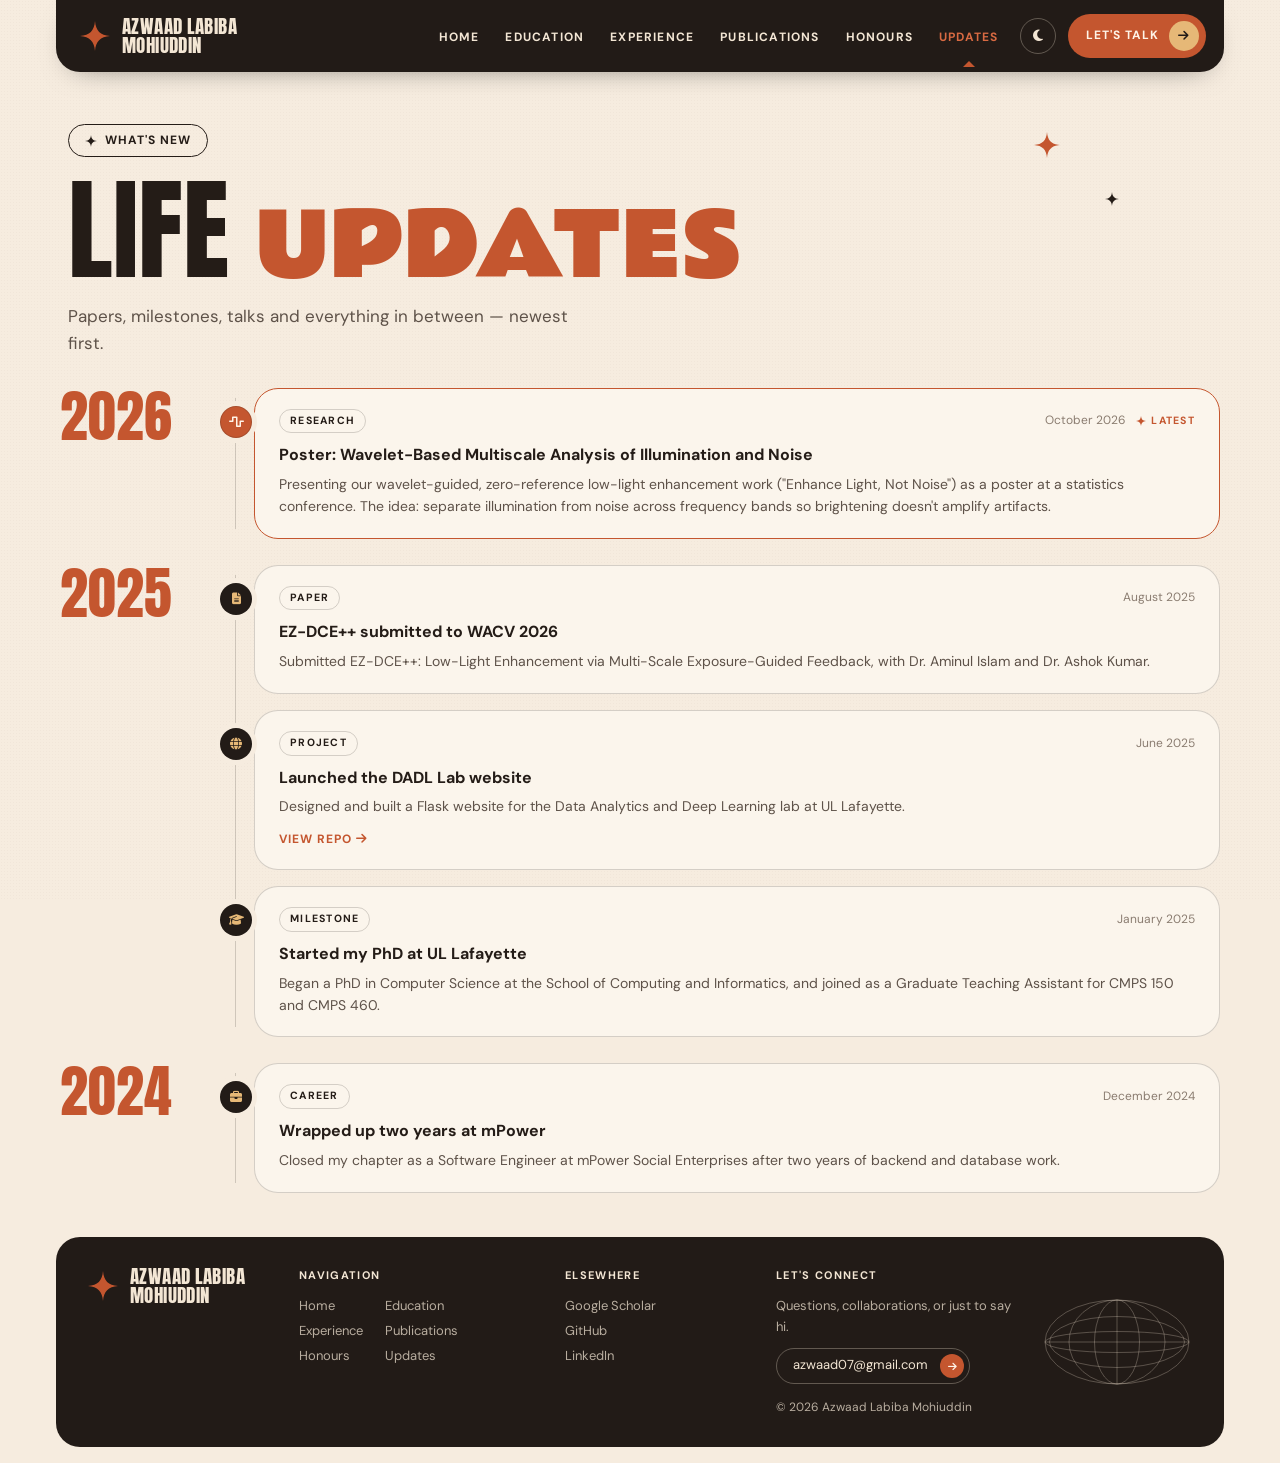
<file: docs/updates.html>
<!DOCTYPE html>
<html lang="en">
<head>
  <meta charset="UTF-8">
  <meta name="viewport" content="width=device-width, initial-scale=1.0">
  <title>Life Updates · Azwaad Labiba Mohiuddin</title>
  <meta name="description" content="Azwaad Labiba Mohiuddin — PhD student in Computer Science at UL Lafayette researching zero-reference low-light image enhancement.">
  <script>
    (function () {
      try {
        var t = localStorage.getItem('theme');
        if (t) document.documentElement.setAttribute('data-theme', t);
      } catch (e) {}
    })();
  </script>
  <link rel="preconnect" href="https://fonts.googleapis.com">
  <link rel="preconnect" href="https://fonts.gstatic.com" crossorigin>
  <link href="https://fonts.googleapis.com/css2?family=Anton&family=DM+Sans:opsz,wght@9..40,400;9..40,500;9..40,700&family=Mrs+Saint+Delafield&family=Rammetto+One&display=swap" rel="stylesheet">
  <link rel="stylesheet" href="https://cdnjs.cloudflare.com/ajax/libs/font-awesome/6.4.0/css/all.min.css">
  <link rel="stylesheet" href="static/css/style.css">
</head>
<body>
  <div class="shell">

    <nav class="topbar">
      <a href="index.html" class="brand">
        <svg class="deco-star brand-star" width="30" height="30" viewBox="0 0 24 24" aria-hidden="true">
  <path d="M12 0 C12.6 7.8 16.2 11.4 24 12 C16.2 12.6 12.6 16.2 12 24 C11.4 16.2 7.8 12.6 0 12 C7.8 11.4 11.4 7.8 12 0Z" fill="currentColor"/>
</svg>
        <span class="brand-text">AZWAAD LABIBA<br>MOHIUDDIN</span>
      </a>

      <button class="nav-burger" id="nav-burger" aria-label="Open menu" aria-expanded="false">
        <span></span><span></span><span></span>
      </button>

      <div class="nav-menu" id="nav-menu">
        <ul class="nav-links">
          
          
          <li><a href="index.html" class="">Home</a></li>
          
          <li><a href="education.html" class="">Education</a></li>
          
          <li><a href="experience.html" class="">Experience</a></li>
          
          <li><a href="publications.html" class="">Publications</a></li>
          
          <li><a href="achievements.html" class="">Honours</a></li>
          
          <li><a href="updates.html" class="active">Updates</a></li>
          
        </ul>
        <div class="nav-actions">
          <button id="theme-toggle" class="theme-toggle" aria-label="Toggle dark mode">
            <i class="fas fa-moon"></i><i class="fas fa-sun"></i>
          </button>
          <a href="index.html#contact" class="btn btn-primary btn-sm">Let's talk <span class="circle-arrow"><i class="fas fa-arrow-right"></i></span></a>
        </div>
      </div>
    </nav>

    <main>
      

<header class="page-hero">
  <span class="pill-label"><svg class="deco-star " width="12" height="12" viewBox="0 0 24 24" aria-hidden="true">
  <path d="M12 0 C12.6 7.8 16.2 11.4 24 12 C16.2 12.6 12.6 16.2 12 24 C11.4 16.2 7.8 12.6 0 12 C7.8 11.4 11.4 7.8 12 0Z" fill="currentColor"/>
</svg> What&#39;s new</span>
  <h1 class="page-title">Life <span class="accent-word">Updates</span></h1>
  <p class="page-sub">Papers, milestones, talks and everything in between — newest first.</p>
  <svg class="deco-star hero-star-a" width="26" height="26" viewBox="0 0 24 24" aria-hidden="true">
  <path d="M12 0 C12.6 7.8 16.2 11.4 24 12 C16.2 12.6 12.6 16.2 12 24 C11.4 16.2 7.8 12.6 0 12 C7.8 11.4 11.4 7.8 12 0Z" fill="currentColor"/>
</svg><svg class="deco-star hero-star-b" width="14" height="14" viewBox="0 0 24 24" aria-hidden="true">
  <path d="M12 0 C12.6 7.8 16.2 11.4 24 12 C16.2 12.6 12.6 16.2 12 24 C11.4 16.2 7.8 12.6 0 12 C7.8 11.4 11.4 7.8 12 0Z" fill="currentColor"/>
</svg>
</header>

<section class="block updates-page">
  
  <div class="year-group">
    <div class="year-marker reveal"><span>2026</span></div>
    <ol class="update-timeline">
      
      <li class="ut-item reveal is-highlight">
        <span class="ut-dot"><i class="fas fa-wave-square"></i></span>
        <div class="ut-card">
          <div class="uc-top">
            <span class="uc-tag">Research</span>
            <span class="uc-date">October 2026</span>
            <span class="uc-new"><svg class="deco-star " width="10" height="10" viewBox="0 0 24 24" aria-hidden="true">
  <path d="M12 0 C12.6 7.8 16.2 11.4 24 12 C16.2 12.6 12.6 16.2 12 24 C11.4 16.2 7.8 12.6 0 12 C7.8 11.4 11.4 7.8 12 0Z" fill="currentColor"/>
</svg> Latest</span>
          </div>
          <h3>Poster: Wavelet-Based Multiscale Analysis of Illumination and Noise</h3>
          <p>Presenting our wavelet-guided, zero-reference low-light enhancement work (&#34;Enhance Light, Not Noise&#34;) as a poster at a statistics conference. The idea: separate illumination from noise across frequency bands so brightening doesn&#39;t amplify artifacts.</p>
          
        </div>
      </li>
      
    </ol>
  </div>
  
  <div class="year-group">
    <div class="year-marker reveal"><span>2025</span></div>
    <ol class="update-timeline">
      
      <li class="ut-item reveal ">
        <span class="ut-dot"><i class="fas fa-file-lines"></i></span>
        <div class="ut-card">
          <div class="uc-top">
            <span class="uc-tag">Paper</span>
            <span class="uc-date">August 2025</span>
            
          </div>
          <h3>EZ-DCE++ submitted to WACV 2026</h3>
          <p>Submitted EZ-DCE++: Low-Light Enhancement via Multi-Scale Exposure-Guided Feedback, with Dr. Aminul Islam and Dr. Ashok Kumar.</p>
          
        </div>
      </li>
      
      <li class="ut-item reveal ">
        <span class="ut-dot"><i class="fas fa-globe"></i></span>
        <div class="ut-card">
          <div class="uc-top">
            <span class="uc-tag">Project</span>
            <span class="uc-date">June 2025</span>
            
          </div>
          <h3>Launched the DADL Lab website</h3>
          <p>Designed and built a Flask website for the Data Analytics and Deep Learning lab at UL Lafayette.</p>
          <a class="uc-link" href="https://github.com/AzwaadLabiba/dadl_site" target="_blank" rel="noopener">View repo <i class="fas fa-arrow-right"></i></a>
        </div>
      </li>
      
      <li class="ut-item reveal ">
        <span class="ut-dot"><i class="fas fa-graduation-cap"></i></span>
        <div class="ut-card">
          <div class="uc-top">
            <span class="uc-tag">Milestone</span>
            <span class="uc-date">January 2025</span>
            
          </div>
          <h3>Started my PhD at UL Lafayette</h3>
          <p>Began a PhD in Computer Science at the School of Computing and Informatics, and joined as a Graduate Teaching Assistant for CMPS 150 and CMPS 460.</p>
          
        </div>
      </li>
      
    </ol>
  </div>
  
  <div class="year-group">
    <div class="year-marker reveal"><span>2024</span></div>
    <ol class="update-timeline">
      
      <li class="ut-item reveal ">
        <span class="ut-dot"><i class="fas fa-briefcase"></i></span>
        <div class="ut-card">
          <div class="uc-top">
            <span class="uc-tag">Career</span>
            <span class="uc-date">December 2024</span>
            
          </div>
          <h3>Wrapped up two years at mPower</h3>
          <p>Closed my chapter as a Software Engineer at mPower Social Enterprises after two years of backend and database work.</p>
          
        </div>
      </li>
      
    </ol>
  </div>
  
</section>


    </main>

    <footer class="footer">
      <div class="footer-brand">
        <svg class="deco-star brand-star" width="30" height="30" viewBox="0 0 24 24" aria-hidden="true">
  <path d="M12 0 C12.6 7.8 16.2 11.4 24 12 C16.2 12.6 12.6 16.2 12 24 C11.4 16.2 7.8 12.6 0 12 C7.8 11.4 11.4 7.8 12 0Z" fill="currentColor"/>
</svg>
        <span class="brand-text">AZWAAD LABIBA<br>MOHIUDDIN</span>
      </div>
      <div class="footer-col">
        <h4>Navigation</h4>
        <div class="footer-links">
          <a href="index.html">Home</a>
          <a href="education.html">Education</a>
          <a href="experience.html">Experience</a>
          <a href="publications.html">Publications</a>
          <a href="achievements.html">Honours</a>
          <a href="updates.html">Updates</a>
        </div>
      </div>
      <div class="footer-col">
        <h4>Elsewhere</h4>
        <div class="footer-links single">
          <a href="https://scholar.google.com/citations?user=o170Q9AAAAAJ&hl=en" target="_blank" rel="noopener">Google Scholar</a>
          <a href="https://github.com/AzwaadLabiba" target="_blank" rel="noopener">GitHub</a>
          <a href="https://www.linkedin.com/in/azwaadlabiba/" target="_blank" rel="noopener">LinkedIn</a>
        </div>
      </div>
      <div class="footer-col">
        <h4>Let's connect</h4>
        <p class="footer-note">Questions, collaborations, or just to say hi.</p>
        <a class="footer-mail" href="mailto:azwaad07@gmail.com">azwaad07@gmail.com <span class="circle-arrow"><i class="fas fa-arrow-right"></i></span></a>
        <p class="footer-copy">&copy; 2026 Azwaad Labiba Mohiuddin</p>
      </div>
      <svg class="deco-globe footer-globe" width="150" height="90.0" viewBox="0 0 200 120" aria-hidden="true" fill="none" stroke="currentColor" stroke-width="1.2">
  <ellipse cx="100" cy="60" rx="96" ry="56"/>
  <ellipse cx="100" cy="60" rx="64" ry="56"/>
  <ellipse cx="100" cy="60" rx="30" ry="56"/>
  <line x1="100" y1="4" x2="100" y2="116"/>
  <ellipse cx="100" cy="60" rx="96" ry="14"/>
  <ellipse cx="100" cy="60" rx="90" ry="34"/>
  <line x1="4" y1="60" x2="196" y2="60"/>
</svg>
    </footer>

  </div>
  <script src="static/js/script.js"></script>
</body>
</html>
</file>
<file: docs/static/css/style.css>
/* =========================================================
   Azwaad Labiba Mohiuddin — retro editorial portfolio
   Palette: cream / charcoal / terracotta / olive / sand
   ========================================================= */

:root {
  --bg: #F6ECDF;
  --paper: #FBF5EC;
  --ink: #241C17;
  --ink-soft: #5E5249;
  --muted: #8A7C70;
  --line: rgba(36, 28, 23, 0.18);
  --terra: #C4562F;
  --terra-hi: #D86A42;
  --olive: #6C6A43;
  --olive-deep: #59573A;
  --sand: #E6B877;
  --dark: #221B17;
  --dark-2: #2E2520;
  --on-dark: #F3E6D4;
  --on-dark-soft: rgba(243, 230, 212, 0.72);
  --radius-xl: 34px;
  --radius-lg: 24px;
  --radius-md: 16px;
  --shadow: 0 1px 0 rgba(36, 28, 23, 0.06);
  --f-display: "Anton", "Impact", sans-serif;
  --f-retro: "Rammetto One", "Anton", sans-serif;
  --f-body: "DM Sans", system-ui, -apple-system, sans-serif;
  --f-sign: "Mrs Saint Delafield", cursive;
}

:root[data-theme="dark"] {
  --bg: #17120F;
  --paper: #211A16;
  --ink: #F1E3D0;
  --ink-soft: #CDBDAA;
  --muted: #9C8D7F;
  --line: rgba(241, 227, 208, 0.16);
  --terra: #D2643B;
  --terra-hi: #E17A50;
  --olive: #66643F;
  --olive-deep: #504E33;
  --dark: #0E0B09;
  --dark-2: #1B1512;
}
@media (prefers-color-scheme: dark) {
  :root:not([data-theme="light"]) {
    --bg: #17120F;
    --paper: #211A16;
    --ink: #F1E3D0;
    --ink-soft: #CDBDAA;
    --muted: #9C8D7F;
    --line: rgba(241, 227, 208, 0.16);
    --terra: #D2643B;
    --terra-hi: #E17A50;
    --olive: #66643F;
    --olive-deep: #504E33;
    --dark: #0E0B09;
    --dark-2: #1B1512;
  }
}

*, *::before, *::after { box-sizing: border-box; }
html { scroll-behavior: smooth; }
body {
  margin: 0;
  background: var(--bg);
  color: var(--ink);
  font-family: var(--f-body);
  font-size: 16px;
  line-height: 1.6;
  -webkit-font-smoothing: antialiased;
  overflow-x: hidden;
}
/* subtle paper grain */
body::before {
  content: "";
  position: fixed; inset: 0;
  pointer-events: none; z-index: 0;
  opacity: .35;
  background-image: radial-gradient(rgba(120, 90, 60, .10) 1px, transparent 1px);
  background-size: 3px 3px;
}
img { max-width: 100%; display: block; }
a { color: inherit; }
h1, h2, h3, h4 { margin: 0; }
p { margin: 0; }

.shell {
  position: relative; z-index: 1;
  max-width: 1200px;
  margin: 0 auto;
  padding: 0 16px 16px;
}

/* ---------- shared atoms ---------- */
.deco-star { display: inline-block; vertical-align: middle; flex: none; }

.pill-label {
  display: inline-flex; align-items: center; gap: 8px;
  border: 1px solid var(--ink);
  border-radius: 999px;
  padding: 6px 16px;
  font-size: 12px; font-weight: 700;
  letter-spacing: .08em; text-transform: uppercase;
  background: transparent;
}
.pill-sm { padding: 4px 14px; font-size: 11px; }

.circle-arrow {
  display: inline-grid; place-items: center;
  width: 30px; height: 30px; border-radius: 50%;
  background: var(--sand); color: var(--dark);
  font-size: 12px; flex: none;
  transition: transform .25s ease;
}
.circle-arrow.sm { width: 24px; height: 24px; font-size: 10px; background: transparent; border: 1px solid var(--ink); color: var(--ink); }
.circle-arrow.dark { background: var(--dark); color: var(--sand); }
.circle-outline {
  display: inline-grid; place-items: center;
  width: 30px; height: 30px; border-radius: 50%;
  border: 1.5px solid currentColor; font-size: 11px; flex: none;
  text-decoration: none;
  transition: background .2s, color .2s;
}
.circle-outline.light { color: var(--on-dark); }

.btn {
  display: inline-flex; align-items: center; gap: 14px;
  border-radius: 999px;
  padding: 10px 10px 10px 24px;
  font-weight: 700; font-size: 13px;
  letter-spacing: .08em; text-transform: uppercase;
  text-decoration: none; border: 0; cursor: pointer;
  transition: transform .2s ease, background .2s ease;
}
.btn:hover { transform: translateY(-2px); }
.btn:hover .circle-arrow { transform: translateX(3px); }
.btn-primary { background: var(--terra); color: #FFF4E8; }
.btn-primary:hover { background: var(--terra-hi); }
.btn-sm { padding: 7px 7px 7px 18px; font-size: 12px; gap: 10px; }
.btn-ghost { color: var(--terra); padding-left: 4px; }
.btn-sand { background: var(--sand); color: var(--dark); }

.reveal { opacity: 0; transform: translateY(18px); transition: opacity .7s ease, transform .7s ease; }
.reveal.in { opacity: 1; transform: none; }
@media (prefers-reduced-motion: reduce) {
  .reveal { opacity: 1; transform: none; transition: none; }
  html { scroll-behavior: auto; }
}

/* ---------- NAV ---------- */
.topbar {
  position: sticky; top: 0; z-index: 50;
  display: flex; align-items: center; justify-content: space-between; gap: 20px;
  background: var(--dark);
  color: var(--on-dark);
  border-radius: 0 0 var(--radius-lg) var(--radius-lg);
  padding: 14px 18px 14px 24px;
  box-shadow: 0 10px 30px -18px rgba(0, 0, 0, .6);
}
.brand { display: flex; align-items: center; gap: 12px; text-decoration: none; color: var(--on-dark); }
.brand-star { color: var(--terra); }
.brand-text { font-family: var(--f-display); font-size: 19px; line-height: 1; letter-spacing: .02em; }
.nav-menu { display: flex; align-items: center; gap: 22px; }
.nav-links { list-style: none; display: flex; gap: 26px; margin: 0; padding: 0; }
.nav-links a {
  position: relative;
  text-decoration: none; color: var(--on-dark);
  font-size: 12px; font-weight: 700; letter-spacing: .1em; text-transform: uppercase;
  padding: 6px 0;
}
.nav-links a:hover, .nav-links a.active { color: var(--terra-hi); }
.nav-links a.active::after {
  content: ""; position: absolute; left: 50%; bottom: -16px; transform: translateX(-50%);
  border: 6px solid transparent; border-bottom-color: var(--terra);
}
.nav-actions { display: flex; align-items: center; gap: 12px; }
.theme-toggle {
  width: 36px; height: 36px; border-radius: 50%;
  border: 1px solid rgba(243, 230, 212, .3);
  background: transparent; color: var(--on-dark); cursor: pointer;
  display: grid; place-items: center;
}
.theme-toggle .fa-sun { display: none; }
:root[data-theme="dark"] .theme-toggle .fa-sun { display: inline; }
:root[data-theme="dark"] .theme-toggle .fa-moon { display: none; }
.nav-burger { display: none; background: none; border: 0; cursor: pointer; padding: 8px; }
.nav-burger span { display: block; width: 22px; height: 2px; background: var(--on-dark); margin: 5px 0; transition: transform .25s, opacity .25s; }

/* ---------- HERO ---------- */
.hero {
  display: grid; grid-template-columns: 1.05fr 1fr; gap: 28px;
  padding: 44px 12px 30px;
  align-items: center;
}
.hero-title {
  font-family: var(--f-display);
  font-weight: 400;
  text-transform: uppercase;
  font-size: clamp(52px, 7.6vw, 96px);
  line-height: .98; letter-spacing: .005em;
  margin: 22px 0 18px;
}
.hero-title .line { display: block; }
.hero-title .accent { font-family: var(--f-retro); color: var(--terra); font-size: .86em; line-height: 1.12; letter-spacing: -.01em; }
.hero-lede { max-width: 440px; color: var(--ink-soft); font-size: 17px; }
.hero-ctas { display: flex; flex-wrap: wrap; align-items: center; gap: 22px; margin: 26px 0 24px; }
.trust-strip {
  display: flex; align-items: stretch; max-width: 460px;
  border: 1px solid var(--line); border-radius: var(--radius-md);
  background: var(--paper);
}
.trust-left { display: flex; align-items: center; gap: 12px; padding: 12px 16px; flex: 1; }
.trust-icons { display: flex; }
.ti {
  width: 34px; height: 34px; border-radius: 50%;
  display: grid; place-items: center; font-size: 13px;
  border: 2px solid var(--paper); margin-left: -8px;
  background: var(--olive); color: var(--on-dark);
}
.ti:first-child { margin-left: 0; background: var(--terra); }
.ti:last-child { background: var(--dark); }
.trust-text { font-size: 11px; font-weight: 700; letter-spacing: .06em; text-transform: uppercase; line-height: 1.35; color: var(--ink-soft); }
.trust-right { display: flex; align-items: center; gap: 12px; padding: 0 16px; border-left: 1px solid var(--line); color: var(--ink-soft); }
.mini-badge { width: 34px; height: 34px; border-radius: 50%; border: 1px solid var(--line); display: grid; place-items: center; }

/* hero art collage */
.hero-art { position: relative; height: 520px; color: var(--ink); }
.orbit { position: absolute; left: -4%; top: 0; width: 70%; color: var(--ink); opacity: .8; }
.art-circle {
  position: absolute; left: 12%; top: 0;
  width: 74%; aspect-ratio: 1;
  border-radius: 50%;
  background: var(--terra);
  overflow: hidden; z-index: 2;
}
.art-photo {
  position: absolute; inset: 6% 0 0 6%;
  width: 94%; height: 94%; object-fit: cover; object-position: center top;
  filter: sepia(.35) contrast(1.05) saturate(.9);
  mix-blend-mode: multiply;
}
:root[data-theme="dark"] .art-photo { mix-blend-mode: normal; }
.monogram {
  position: absolute; left: 4%; top: 20%; z-index: 4;
  width: 76px; height: 76px; border-radius: 50%;
  background: var(--dark); color: var(--on-dark);
  font-family: var(--f-display); font-size: 17px;
  display: grid; grid-template: 1fr 1fr / 1fr 1fr; place-items: center;
  padding: 12px; box-shadow: 0 0 0 4px var(--bg);
}
.monogram span:first-child { grid-area: 1 / 1; }
.monogram span:last-child { grid-area: 2 / 2; }
.monogram i { grid-area: 1 / 1 / 3 / 3; width: 1px; height: 46px; background: var(--on-dark); transform: rotate(40deg); }
.art-burst { position: absolute; right: 0; top: -10px; color: var(--terra); z-index: 3; }
.art-olive {
  position: absolute; right: 0; top: 24%; z-index: 1;
  width: 46%; height: 46%;
  background: var(--olive); color: var(--on-dark);
  border-radius: 46px 46px 46px 46px;
  padding: 22px; display: flex; flex-direction: column; justify-content: center; align-items: flex-end;
}
.art-stars { display: flex; gap: 10px; color: var(--on-dark); margin-bottom: 12px; }
.art-globe { color: rgba(243, 230, 212, .55); width: 100%; height: auto; }
.art-dark {
  position: absolute; right: 4%; bottom: 0; z-index: 3;
  width: 32%; height: 34%;
  background: var(--dark);
  border-radius: 30px; overflow: hidden;
}
.art-dark svg { width: 100%; height: 100%; }
.art-dark .sun { fill: var(--terra); }
.art-dark .grid { stroke: var(--sand); opacity: .75; }
.art-card {
  position: absolute; left: 4%; bottom: 2%; z-index: 4;
  width: 150px; padding: 22px 18px;
  border-radius: 26px; border: 1px solid var(--line);
  background: var(--bg);
  font-size: 11px; font-weight: 700; letter-spacing: .08em; text-transform: uppercase; line-height: 1.7;
  color: var(--ink-soft);
}
.art-card::before {
  content: ""; position: absolute; inset: -9px 9px 9px -9px; z-index: -1;
  border: 1px solid var(--line); border-radius: 26px;
}
.ac-star-a { position: absolute; right: 18px; top: 18px; }
.ac-star-b { position: absolute; right: 22px; bottom: 18px; }
.hero-star-1 { position: absolute; left: 2%; top: 46%; }

/* ---------- ABOUT BAND ---------- */
.about-band {
  display: grid; grid-template-columns: 250px 1fr 250px; gap: 36px; align-items: center;
  background: var(--olive);
  color: var(--on-dark);
  border-radius: var(--radius-xl);
  padding: 28px 36px 28px 28px;
  margin: 10px 0 44px;
}
.about-photo { position: relative; }
.about-photo img {
  width: 100%; aspect-ratio: 4 / 3; object-fit: cover; object-position: center 30%;  
  border-radius: 18px; border: 6px solid var(--on-dark);
  filter: sepia(.3) saturate(.85);
}
.planet { position: absolute; left: -18px; top: -16px; width: 56px; color: var(--terra); transform: rotate(-18deg); }
.band-title { font-family: var(--f-display); font-weight: 400; text-transform: uppercase; font-size: clamp(30px, 3.4vw, 40px); line-height: 1.05; margin-bottom: 12px; }
.about-text p { font-size: 15px; color: var(--on-dark-soft); max-width: 520px; }
.about-aside { margin-top: 10px; font-size: 14px !important; }
.about-aside i { color: var(--sand); margin-right: 6px; }
.about-foot { display: flex; align-items: center; gap: 28px; margin-top: 16px; }
.link-arrow { display: inline-flex; align-items: center; gap: 10px; font-size: 12px; font-weight: 700; letter-spacing: .1em; text-transform: uppercase; text-decoration: none; }
.signature { font-family: var(--f-sign); font-size: 46px; line-height: 1; color: var(--on-dark); opacity: .85; transform: rotate(-6deg); }
.about-facts { list-style: none; margin: 0; padding: 0 0 0 30px; border-left: 1px solid rgba(243, 230, 212, .3); display: grid; gap: 18px; }
.about-facts li { display: flex; align-items: center; gap: 14px; font-size: 12px; font-weight: 700; letter-spacing: .08em; text-transform: uppercase; }
.fact-ico { width: 26px; height: 26px; border-radius: 50%; background: var(--on-dark); color: var(--olive); display: grid; place-items: center; font-size: 11px; flex: none; }

/* ---------- SECTION LABEL ---------- */
.block { margin: 0 0 44px; padding: 0 4px; }
.section-label { display: flex; align-items: center; gap: 12px; margin-bottom: 20px; }
.label-rule { flex: 1; height: 1px; background: var(--line); }
.label-link { display: inline-flex; align-items: center; gap: 10px; font-size: 11px; font-weight: 700; letter-spacing: .1em; text-transform: uppercase; text-decoration: none; }

/* ---------- SERVICES ---------- */
.services { display: grid; grid-template-columns: repeat(4, 1fr) 120px; gap: 16px; align-items: center; }
.service-card {
  position: relative; height: 100%;
  background: var(--paper);
  border: 1px solid var(--line); border-radius: var(--radius-lg);
  padding: 20px 20px 18px;
  display: grid; grid-template-columns: 54px 1fr; gap: 12px 14px; align-content: start;
  transition: transform .25s ease, border-color .25s ease;
}
.service-card:hover { transform: translateY(-4px); border-color: var(--terra); }
.service-card h3 { font-size: 14px; font-weight: 700; letter-spacing: .06em; text-transform: uppercase; margin: 4px 0 6px; }
.service-card p { font-size: 13px; color: var(--ink-soft); line-height: 1.5; }
.service-card .circle-outline { grid-column: 1; margin-top: 6px; color: var(--ink); }
.service-card .circle-outline:hover { background: var(--terra); border-color: var(--terra); color: #fff; }
.svc-ico { width: 54px; height: 54px; border-radius: 50%; display: grid; place-items: center; font-size: 20px; color: var(--on-dark); }
.svc-ico.terracotta, .entry-ico.terracotta, .honour-ico.terracotta { background: var(--terra); }
.svc-ico.olive, .entry-ico.olive, .honour-ico.olive { background: var(--olive); }
.svc-ico.dark, .entry-ico.dark, .honour-ico.dark { background: var(--dark); color: var(--terra-hi); }

.stamp { width: 120px; height: 120px; color: var(--ink); flex: none; }
.stamp svg { width: 100%; height: 100%; animation: spin 28s linear infinite; }
.stamp text { font-family: var(--f-body); font-weight: 700; font-size: 10.4px; letter-spacing: .22em; fill: currentColor; text-transform: uppercase; }
@keyframes spin { to { transform: rotate(360deg); } }
@media (prefers-reduced-motion: reduce) { .stamp svg { animation: none; } }

/* ---------- DARK PANEL ---------- */
.dark-panel {
  display: grid; grid-template-columns: 1fr 1.25fr 220px; gap: 34px;
  background: var(--dark); color: var(--on-dark);
  border-radius: var(--radius-xl);
  padding: 30px 34px;
  margin: 0 0 44px;
  align-items: center;
}
.panel-title { font-size: 12px; font-weight: 700; letter-spacing: .12em; text-transform: uppercase; margin-bottom: 16px; }
.panel-skills { align-self: start; }
.panel-exp { padding-left: 34px; border-left: 1px solid rgba(243, 230, 212, .2); align-self: start; }
.skill-row { display: grid; grid-template-columns: 90px 1fr; gap: 10px; align-items: baseline; padding: 8px 0; border-bottom: 1px dashed rgba(243, 230, 212, .12); }
.skill-row:last-child { border-bottom: 0; }
.skill-name { font-size: 13px; font-weight: 700; }
.chips { display: flex; flex-wrap: wrap; gap: 6px; }
.chips span {
  font-size: 12px; padding: 2px 10px; border-radius: 999px;
  border: 1px solid rgba(243, 230, 212, .22); color: var(--on-dark-soft);
}
.chips span:nth-child(-n+2) { background: var(--terra); border-color: var(--terra); color: #FFF4E8; }

.timeline { list-style: none; margin: 0; padding: 0 0 0 22px; position: relative; }
.timeline::before { content: ""; position: absolute; left: 5px; top: 8px; bottom: 8px; width: 1px; background: rgba(243, 230, 212, .3); }
.timeline li {
  position: relative; display: grid; grid-template-columns: 1fr 1.1fr; column-gap: 18px;
  padding: 0 0 16px;
}
.timeline li::before {
  content: ""; position: absolute; left: -22px; top: 5px;
  width: 11px; height: 11px; border-radius: 50%;
  background: var(--dark); border: 2px solid var(--terra);
  box-shadow: inset 0 0 0 2px var(--dark), inset 0 0 0 6px var(--terra);
}
.tl-date { grid-column: 1; font-size: 11px; color: var(--terra-hi); letter-spacing: .06em; }
.tl-role { grid-column: 1; font-size: 12px; font-weight: 700; letter-spacing: .06em; text-transform: uppercase; color: var(--terra-hi); }
.tl-org { grid-column: 1; font-size: 13px; }
.tl-desc { grid-column: 2; grid-row: 1 / 4; font-size: 12.5px; color: var(--on-dark-soft); line-height: 1.5; align-self: center; }

.panel-tv { position: relative; }
.panel-tv > svg:first-child { width: 100%; height: auto; }
.tv-body { fill: #3B3127; stroke: var(--sand); stroke-width: 2; }
.tv-screen { fill: #15110E; stroke: #6E5C45; stroke-width: 6; }
.tv-torus { stroke: var(--sand); }
.tv-grille { fill: #2A221C; }
.tv-line { stroke: #6E5C45; stroke-width: 2; }
.tv-knob { fill: #2A221C; stroke: var(--sand); stroke-width: 1.5; }
.tv-star { position: absolute; right: -14px; bottom: 6px; color: var(--terra); }

/* ---------- WORK ---------- */
.work-grid { display: grid; grid-template-columns: repeat(4, 1fr); gap: 18px; }
.work-card { text-decoration: none; display: block; }
.work-thumb { position: relative; aspect-ratio: 200 / 130; overflow: hidden; border-radius: 6px; }
.work-thumb svg { width: 100%; height: 100%; display: block; transition: transform .6s ease; }
.work-card:hover .work-thumb svg { transform: scale(1.06); }
.play {
  position: absolute; left: 50%; top: 50%; transform: translate(-50%, -50%);
  width: 40px; height: 40px; border-radius: 50%;
  background: #F6ECDF; color: #221B17; display: grid; place-items: center; font-size: 13px;
  box-shadow: 0 4px 16px rgba(0, 0, 0, .25);
  transition: transform .25s;
}
.work-card:hover .play { transform: translate(-50%, -50%) scale(1.12); }
.work-card h3 { font-size: 13px; font-weight: 700; letter-spacing: .08em; text-transform: uppercase; margin-top: 12px; }
.work-card p { font-size: 13px; color: var(--ink-soft); }
.bg-dark, .fill-dark { fill: #221B17; }
.bg-olive, .fill-olive { fill: #6C6A43; }
.bg-sand, .fill-sand { fill: #D9B98C; }
.fill-cream { fill: #F1E3CD; }
.fill-terracotta { fill: #C4562F; }
.ln-cream { stroke: #F1E3CD; stroke-width: .6; opacity: .4; }
.st-cream { stroke: #F1E3CD; }
.st-sand { stroke: #D9B98C; }

/* ---------- UPDATES (home row) ---------- */
.updates-row { display: grid; grid-template-columns: repeat(3, 1fr) 120px; gap: 18px; align-items: center; }
.update-card {
  height: 100%;
  background: var(--paper); border: 1px solid var(--line); border-radius: var(--radius-lg);
  padding: 20px 22px; display: flex; flex-direction: column; gap: 8px;
}
.update-card.is-highlight { border-color: var(--terra); box-shadow: inset 0 0 0 1px var(--terra); }
.uc-top { display: flex; align-items: center; gap: 10px; flex-wrap: wrap; }
.uc-icon { width: 34px; height: 34px; border-radius: 50%; background: var(--terra); color: #FFF4E8; display: grid; place-items: center; font-size: 13px; }
.uc-tag { font-size: 10.5px; font-weight: 700; letter-spacing: .12em; text-transform: uppercase; padding: 3px 10px; border-radius: 999px; border: 1px solid var(--line); }
.uc-date { font-size: 12px; color: var(--muted); margin-left: auto; }
.uc-new { display: inline-flex; align-items: center; gap: 5px; font-size: 10.5px; font-weight: 700; letter-spacing: .12em; text-transform: uppercase; color: var(--terra); }
.update-card h3, .ut-card h3 { font-size: 16px; font-weight: 700; line-height: 1.3; margin-top: 4px; }
.update-card p, .ut-card p { font-size: 14px; color: var(--ink-soft); line-height: 1.55; }
.uc-link { margin-top: auto; padding-top: 4px; font-size: 12px; font-weight: 700; letter-spacing: .08em; text-transform: uppercase; color: var(--terra); text-decoration: none; }
.uc-link i { transition: transform .2s; }
.uc-link:hover i { transform: translateX(3px); }

/* ---------- QUOTE ---------- */
.quote-strip {
  margin: 0 0 44px; padding: 26px 34px;
  border: 1px solid var(--line); border-radius: var(--radius-lg);
  display: grid; grid-template-columns: auto 1fr; column-gap: 20px; align-items: start;
}
.quote-strip > i { color: var(--terra); font-size: 26px; grid-row: 1 / 3; margin-top: 4px; }
.quote-strip blockquote { margin: 0; font-size: clamp(17px, 2vw, 21px); font-style: italic; line-height: 1.5; }
.quote-strip cite { font-style: normal; font-size: 12px; font-weight: 700; letter-spacing: .1em; text-transform: uppercase; color: var(--ink-soft); margin-top: 8px; }

/* ---------- CTA ---------- */
.cta-band {
  position: relative; overflow: hidden;
  display: grid; grid-template-columns: 1.1fr 1.1fr .9fr 220px; gap: 28px; align-items: center;
  background: var(--terra); color: #FFF4E8;
  border-radius: var(--radius-xl);
  padding: 34px 36px;
  margin-bottom: 18px;
  scroll-margin-top: 110px;
}
.cta-kicker { font-size: 12px; font-weight: 700; letter-spacing: .1em; text-transform: uppercase; opacity: .9; }
.cta-title { font-family: var(--f-retro); font-weight: 400; color: var(--sand); text-transform: uppercase; font-size: clamp(30px, 3.4vw, 42px); line-height: 1.05; margin-top: 10px; }
.cta-mid p { font-size: 15px; opacity: .92; margin-bottom: 18px; }
.cta-right { padding-left: 24px; border-left: 1px solid rgba(255, 244, 232, .35); display: grid; gap: 4px; font-size: 14px; }
.cta-right a { color: #FFF4E8; text-underline-offset: 3px; overflow-wrap: anywhere; }
.cta-label { font-size: 11px; font-weight: 700; letter-spacing: .12em; text-transform: uppercase; opacity: .85; margin-top: 8px; }
.cta-label:first-child { margin-top: 0; }
.cta-social { display: flex; gap: 10px; margin-top: 4px; }
.cta-social a { width: 32px; height: 32px; border-radius: 50%; background: var(--dark); color: #FFF4E8; display: grid; place-items: center; font-size: 13px; text-decoration: none; transition: transform .2s; }
.cta-social a:hover { transform: translateY(-2px); }
.cta-art { position: relative; color: rgba(255, 244, 232, .5); }
.cta-art > svg:first-child { width: 100%; }
.cta-burst { position: absolute; right: -10px; top: -30px; color: #FFE7C9; }

/* ---------- FOOTER ---------- */
.footer {
  position: relative; overflow: hidden;
  display: grid; grid-template-columns: 1fr 1.3fr 1fr 1.3fr 150px; gap: 28px; align-items: start;
  background: var(--dark); color: var(--on-dark);
  border-radius: var(--radius-lg);
  padding: 30px 32px;
}
.footer-brand { display: flex; align-items: center; gap: 12px; }
.footer h4 { font-size: 11px; font-weight: 700; letter-spacing: .12em; text-transform: uppercase; margin-bottom: 12px; }
.footer-links { display: grid; grid-template-columns: repeat(2, auto); gap: 4px 22px; justify-content: start; }
.footer-links.single { grid-template-columns: 1fr; }
.footer-links a { font-size: 13px; color: var(--on-dark-soft); text-decoration: none; }
.footer-links a:hover { color: var(--terra-hi); }
.footer-note { font-size: 13px; color: var(--on-dark-soft); margin-bottom: 10px; }
.footer-mail {
  display: inline-flex; align-items: center; justify-content: space-between; gap: 12px;
  border: 1px solid rgba(243, 230, 212, .3); border-radius: 999px;
  padding: 5px 5px 5px 16px; font-size: 13px; text-decoration: none; color: var(--on-dark);
  max-width: 100%;
}
.footer-mail .circle-arrow { width: 24px; height: 24px; background: var(--terra); color: #FFF4E8; font-size: 10px; }
.footer-copy { font-size: 12px; color: var(--on-dark-soft); margin-top: 14px; }
.footer-globe { color: rgba(243, 230, 212, .3); width: 150px; height: auto; align-self: center; }

/* ---------- INNER PAGES ---------- */
.page-hero { position: relative; padding: 52px 12px 30px; }
.page-title {
  font-family: var(--f-display); font-weight: 400; text-transform: uppercase;
  font-size: clamp(56px, 9vw, 112px); line-height: .95; margin: 20px 0 14px;
}
.accent-word { font-family: var(--f-retro); color: var(--terra); font-size: .78em; }
.page-sub { color: var(--ink-soft); font-size: 17px; max-width: 520px; }
.hero-star-a { position: absolute; right: 14%; top: 60px; color: var(--terra); }
.hero-star-b { position: absolute; right: 9%; top: 120px; }

.stack { display: grid; gap: 16px; }
.entry {
  display: grid; grid-template-columns: 170px 1fr; gap: 26px;
  background: var(--paper); border: 1px solid var(--line); border-radius: var(--radius-lg);
  padding: 24px 28px;
  transition: border-color .25s;
}
.entry:hover { border-color: var(--terra); }
.entry-side { display: flex; flex-direction: column; gap: 14px; align-items: flex-start; }
.entry-date { font-size: 12px; font-weight: 700; letter-spacing: .06em; text-transform: uppercase; color: var(--terra); }
.entry-ico { width: 48px; height: 48px; border-radius: 50%; display: grid; place-items: center; color: var(--on-dark); font-size: 18px; }
.entry h3, .mini-card h3, .honour h3, .pub h3 { font-size: 19px; font-weight: 700; line-height: 1.3; }
.entry-org { font-size: 14px; font-weight: 500; margin-top: 4px; }
.entry-loc { font-size: 13px; color: var(--muted); margin-top: 2px; }
.entry-loc i { font-size: 11px; margin-right: 4px; }
.entry-list { margin: 12px 0 0; padding-left: 18px; color: var(--ink-soft); font-size: 14.5px; }
.entry-list li { margin-bottom: 4px; }
.entry-list li::marker { color: var(--terra); }
.entry-list a, .mini-card h3 a { color: var(--terra); text-underline-offset: 3px; }
.mini-card h3 a { text-decoration: none; }
.mini-card h3 a i { font-size: 12px; }

.mini-grid { display: grid; grid-template-columns: repeat(2, 1fr); gap: 16px; }
.mini-card { background: var(--paper); border: 1px solid var(--line); border-radius: var(--radius-lg); padding: 22px 24px; }
.mini-card > p:not(.entry-org) { font-size: 14.5px; color: var(--ink-soft); margin-top: 8px; }
.mini-year { display: inline-block; font-size: 11px; font-weight: 700; letter-spacing: .1em; text-transform: uppercase; color: var(--terra); margin-bottom: 6px; }

.pub {
  position: relative; background: var(--paper); border: 1px solid var(--line);
  border-left: 6px solid var(--olive);
  border-radius: var(--radius-lg); padding: 24px 28px;
}
.pub.is-review { border-left-color: var(--terra); }
.pub-badge { display: inline-block; font-size: 11px; font-weight: 700; letter-spacing: .1em; text-transform: uppercase; padding: 3px 12px; border-radius: 999px; background: var(--terra); color: #FFF4E8; margin-bottom: 10px; }
.pub-badge.olive { background: var(--olive); }
.pub-authors { font-size: 14.5px; margin-top: 8px; }
.pub-venue { font-size: 14px; color: var(--ink-soft); font-style: italic; margin-top: 4px; }
.pub-link { display: inline-block; margin-top: 10px; font-size: 13px; color: var(--terra); text-decoration: none; overflow-wrap: anywhere; }

.honours { display: grid; grid-template-columns: repeat(3, 1fr) 120px; gap: 16px; align-items: center; }
.honour { height: 100%; background: var(--paper); border: 1px solid var(--line); border-radius: var(--radius-lg); padding: 24px; }
.honour-ico { width: 50px; height: 50px; border-radius: 50%; display: grid; place-items: center; color: var(--on-dark); font-size: 19px; margin-bottom: 14px; }
.honour > p:last-child { font-size: 14px; color: var(--ink-soft); margin-top: 8px; }
.update-teaser {
  display: flex; justify-content: space-between; align-items: center; flex-wrap: wrap; gap: 12px;
  background: var(--olive); color: var(--on-dark); border-radius: var(--radius-lg);
  padding: 22px 28px; text-decoration: none;
}
.update-teaser strong { display: inline-flex; align-items: center; gap: 12px; font-size: 13px; letter-spacing: .1em; text-transform: uppercase; }

/* ---------- UPDATES PAGE ---------- */
.year-group { display: grid; grid-template-columns: 140px 1fr; gap: 20px; margin-bottom: 26px; }
.year-marker span {
  position: sticky; top: 110px; display: block;
  font-family: var(--f-display); font-size: 56px; line-height: 1; color: var(--terra);
}
.update-timeline { list-style: none; margin: 0; padding: 0 0 0 34px; position: relative; display: grid; gap: 16px; }
.update-timeline::before { content: ""; position: absolute; left: 15px; top: 10px; bottom: 10px; width: 1px; background: var(--line); }
.ut-item { position: relative; }
.ut-dot {
  position: absolute; left: -34px; top: 18px;
  width: 32px; height: 32px; border-radius: 50%;
  background: var(--dark); color: var(--sand); font-size: 12px;
  display: grid; place-items: center; border: 1px solid var(--line); box-shadow: 0 0 0 5px var(--bg);
}
.ut-item.is-highlight .ut-dot { background: var(--terra); color: #FFF4E8; }
.ut-card { background: var(--paper); border: 1px solid var(--line); border-radius: var(--radius-lg); padding: 20px 24px; display: flex; flex-direction: column; gap: 8px; }
.ut-item.is-highlight .ut-card { border-color: var(--terra); }

/* ---------- RESPONSIVE ---------- */
@media (max-width: 1080px) {
  .nav-links { gap: 18px; }
  .services { grid-template-columns: repeat(2, 1fr); }
  .services .stamp, .updates-row .stamp, .honours .stamp { display: none; }
  .updates-row { grid-template-columns: repeat(3, 1fr); }
  .honours { grid-template-columns: repeat(3, 1fr); }
  .dark-panel { grid-template-columns: 1fr 1.3fr; }
  .panel-tv { display: none; }
  .cta-band { grid-template-columns: 1fr 1fr 1fr; }
  .cta-art { display: none; }
  .footer { grid-template-columns: 1fr 1.3fr 1fr 1.3fr; }
  .footer-globe { display: none; }
}

@media (max-width: 900px) {
  .nav-burger { display: block; }
  .nav-menu {
    position: absolute; left: 0; right: 0; top: calc(100% - 10px);
    flex-direction: column; align-items: stretch; gap: 18px;
    background: var(--dark); border-radius: 0 0 var(--radius-lg) var(--radius-lg);
    padding: 20px 24px 24px;
    display: none;
  }
  .nav-menu.open { display: flex; }
  .nav-links { flex-direction: column; gap: 4px; }
  .nav-links a { display: block; padding: 8px 0; }
  .nav-links a.active::after { display: none; }
  .nav-actions { justify-content: space-between; }
  .nav-burger[aria-expanded="true"] span:nth-child(1) { transform: translateY(7px) rotate(45deg); }
  .nav-burger[aria-expanded="true"] span:nth-child(2) { opacity: 0; }
  .nav-burger[aria-expanded="true"] span:nth-child(3) { transform: translateY(-7px) rotate(-45deg); }

  .hero { grid-template-columns: 1fr; padding-top: 30px; }
  .hero-art { height: 440px; max-width: 520px; width: 100%; margin: 0 auto; }
  .about-band { grid-template-columns: 1fr; padding: 24px; }
  .about-photo { max-width: 320px; }
  .about-facts { padding: 18px 0 0; border-left: 0; border-top: 1px solid rgba(243, 230, 212, .3); }
  .dark-panel { grid-template-columns: 1fr; padding: 26px 24px; }
  .panel-exp { padding-left: 0; border-left: 0; }
  .work-grid { grid-template-columns: repeat(2, 1fr); }
  .updates-row, .honours { grid-template-columns: 1fr; }
  .cta-band { grid-template-columns: 1fr; padding: 28px 24px; }
  .cta-right { padding-left: 0; border-left: 0; }
  .footer { grid-template-columns: 1fr 1fr; padding: 26px 24px; }
  .entry { grid-template-columns: 1fr; gap: 12px; padding: 22px; }
  .entry-side { flex-direction: row-reverse; justify-content: flex-end; align-items: center; }
  .mini-grid { grid-template-columns: 1fr; }
  .year-group { grid-template-columns: 1fr; gap: 10px; }
  .year-marker span { position: static; font-size: 44px; }
}

@media (max-width: 560px) {
  .brand-text { font-size: 16px; }
  .hero-art { height: 360px; }
  .art-card { width: 120px; padding: 16px 14px; font-size: 10px; }
  .monogram { width: 60px; height: 60px; font-size: 14px; }
  .art-burst { width: 90px; height: 90px; }
  .services { grid-template-columns: 1fr; }
  .work-grid { grid-template-columns: 1fr; }
  .timeline li { grid-template-columns: 1fr; }
  .tl-desc { grid-column: 1; grid-row: auto; margin-top: 4px; }
  .trust-right { display: none; }
  .footer { grid-template-columns: 1fr; }
  .quote-strip { padding: 22px; grid-template-columns: 1fr; }
  .quote-strip > i { grid-row: auto; margin-bottom: 8px; }
  .skill-row { grid-template-columns: 1fr; gap: 6px; }
}
</file>
